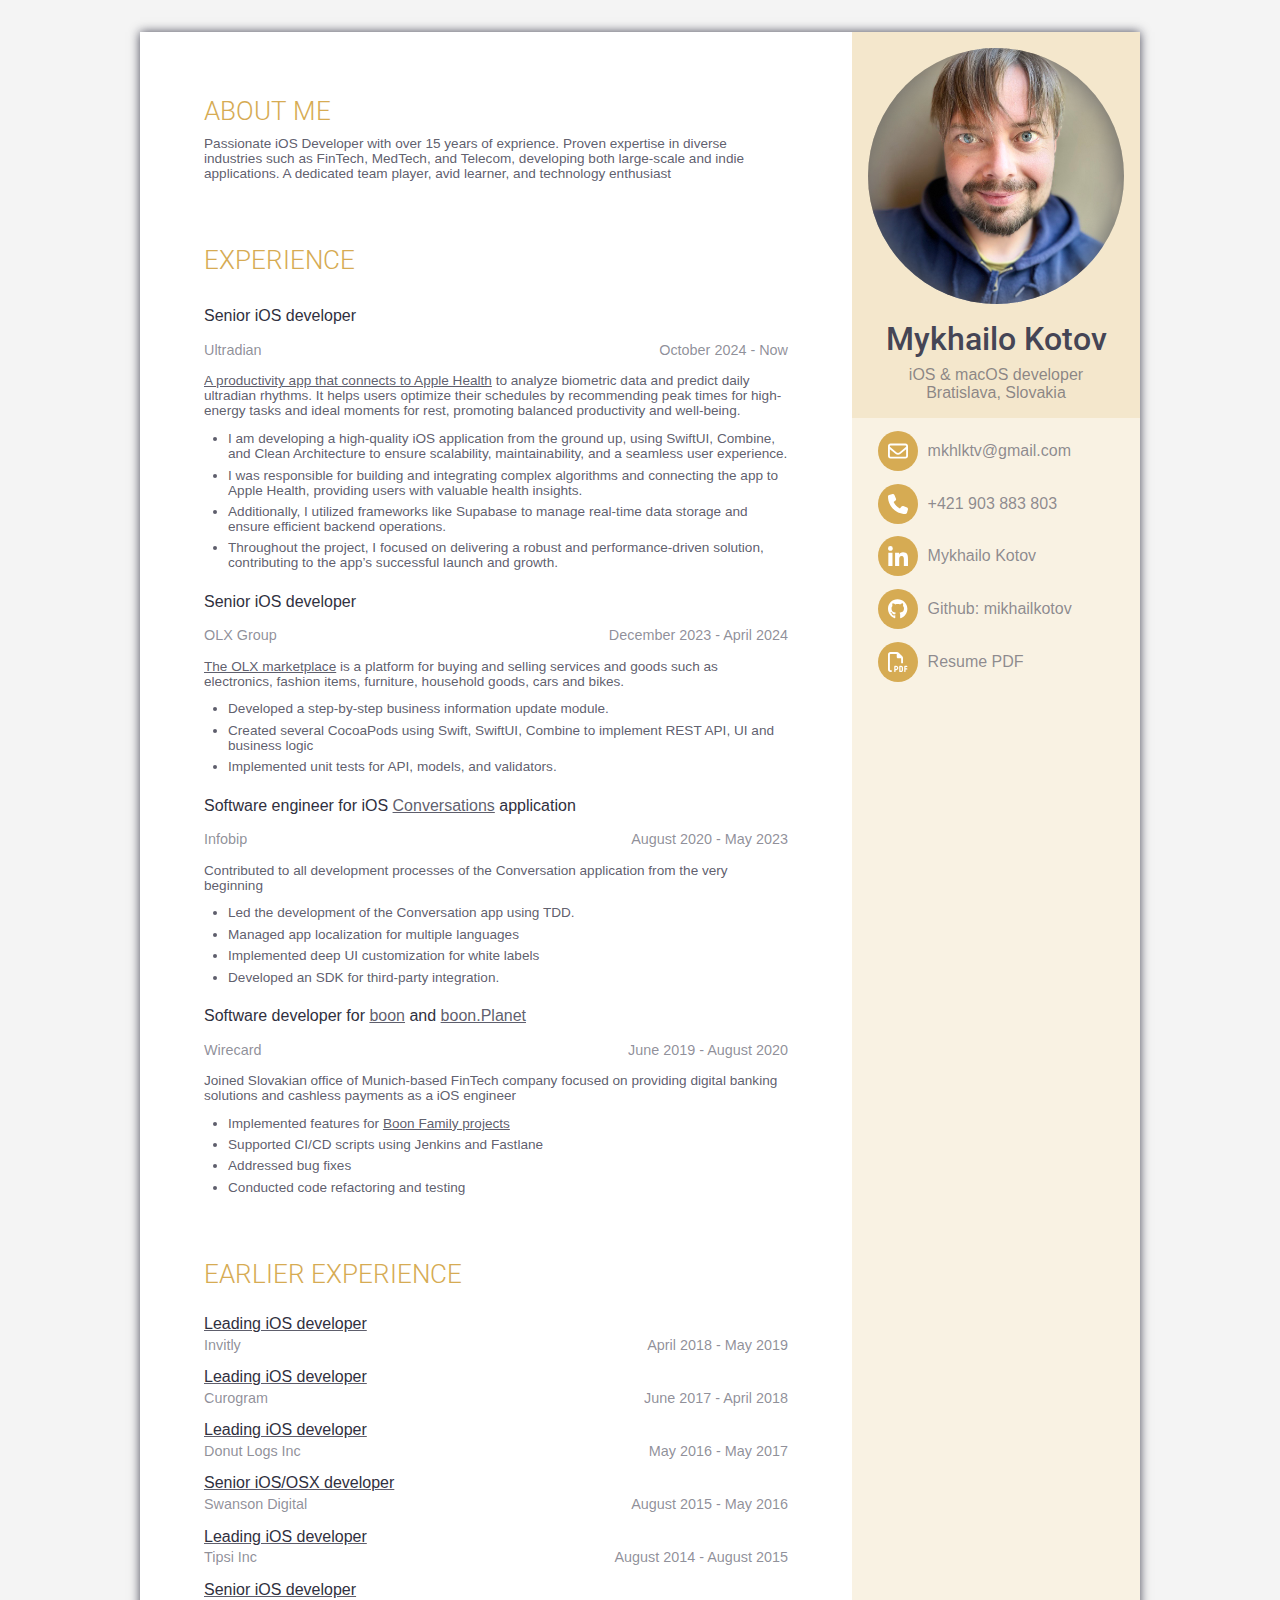
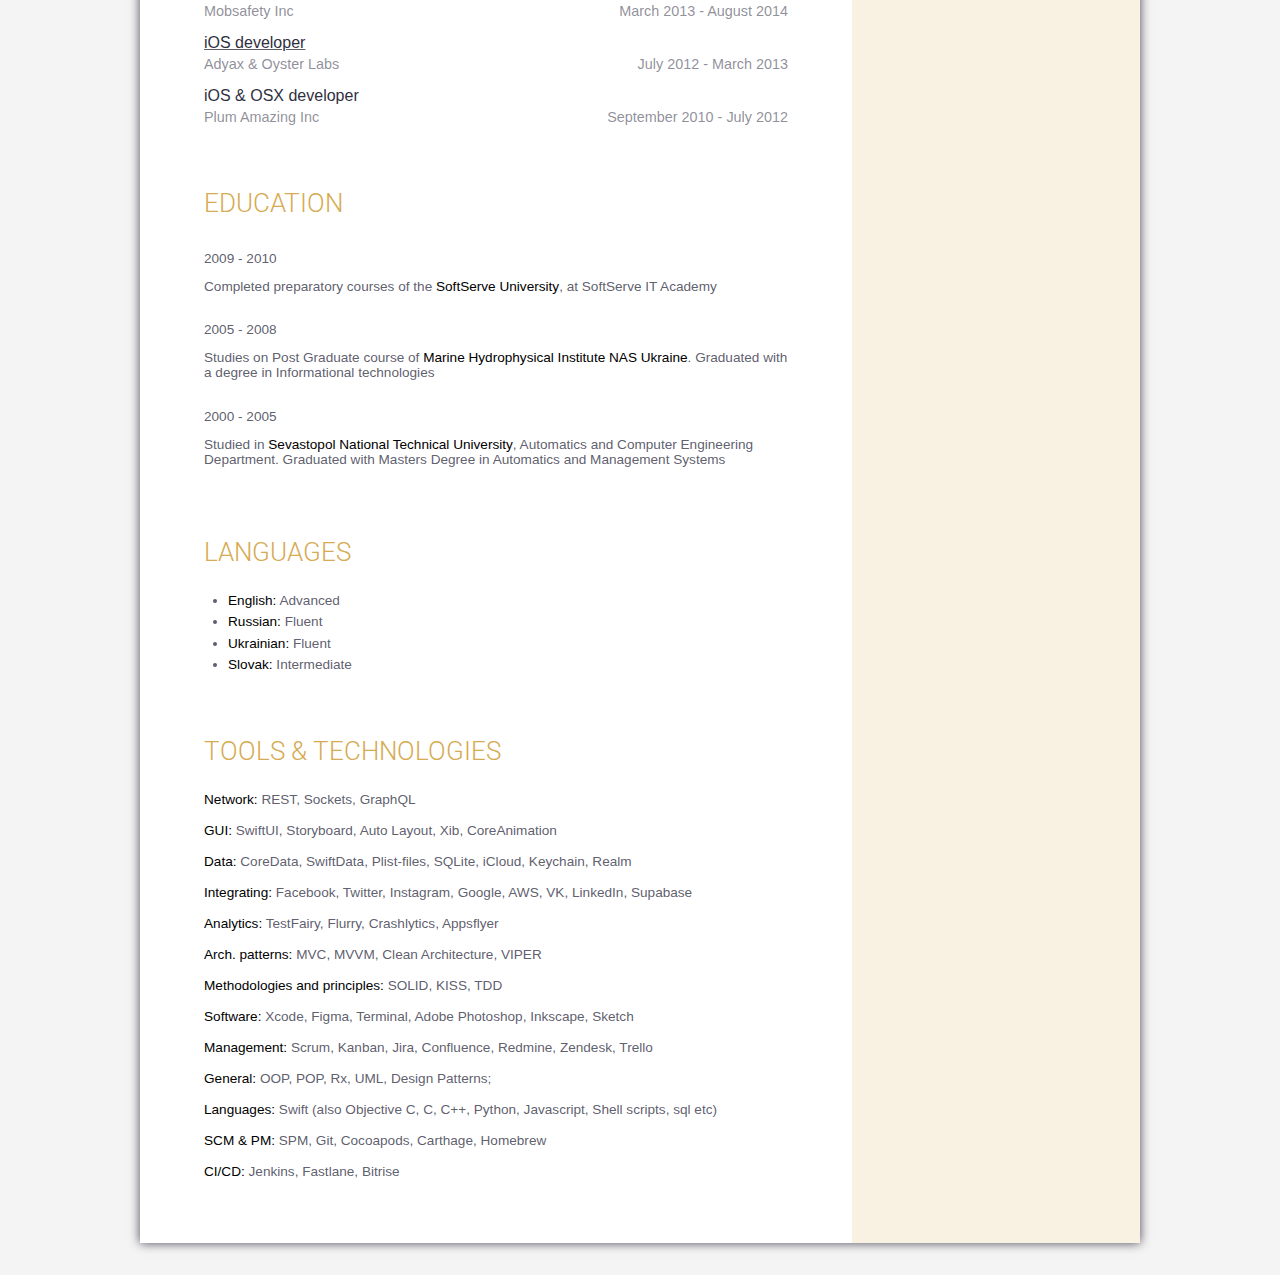
<file: index.html>
<!DOCTYPE html>
<html>

<head>
    <title>Mykhailo Kotov</title>
    <meta http-equiv="Content-Type" content="text/html; charset=UTF-8">
    <meta http-equiv="Cache-Control" content="no-cache, no-store, must-revalidate"> <meta http-equiv="Pragma" content="no-cache"> <meta http-equiv="Expires" content="0">
    <link rel="shortcut icon" href="images/favicon.ico">
    <link rel="preconnect" href="https://fonts.googleapis.com">
    <link rel="preconnect" href="https://fonts.gstatic.com" crossorigin>
    <link href="https://fonts.googleapis.com/css2?family=Roboto:wght@100;300;400;500;700&display=swap" rel="stylesheet">
    <link rel="stylesheet" type="text/css" href="css/print.css" media="print">
    <link rel="stylesheet" type="text/css" href="css/main.css" media="screen">
    <script>
        function diff_years(dt2, dt1) {
            var diff = (dt2.getTime() - dt1.getTime()) / 1000;
            diff /= (60 * 60 * 24);
            return Math.floor(Math.abs(diff / 365.25));
        }
        function experience() {
            let firstProject = new Date('2010-09-01');
            let now = new Date();
            return diff_years(now, firstProject);
        }
        document.getElementById("experience_years").innerHTML = 4 + 5; //experience();
    </script>
</head>

<body>
    <div class="page cv_page">
        <div class="contacts">
            <div class="contacts_main">
                <span class="profile-img" style="background-image: url(images/profile.jpg)"></span>
                <span class="github-img" style="background-image: url(images/mk_git_io.png)"></span>
                <h1 class="name">Mykhailo Kotov</h1>
                <p class="subtitle">iOS & macOS developer</p>
                <p class="subtitle">Bratislava, Slovakia</p>
            </div>
            <div class="contacts_secondary">
                <ul>
                    <li class="printonly">
                        <svg xmlns="http://www.w3.org/2000/svg" viewBox="0 0 33 33" width="66">
                            <rect x="4" y="4" width="1" height="1" />
                            <rect x="5" y="4" width="1" height="1" />
                            <rect x="6" y="4" width="1" height="1" />
                            <rect x="7" y="4" width="1" height="1" />
                            <rect x="8" y="4" width="1" height="1" />
                            <rect x="9" y="4" width="1" height="1" />
                            <rect x="10" y="4" width="1" height="1" />
                            <rect x="12" y="4" width="1" height="1" />
                            <rect x="14" y="4" width="1" height="1" />
                            <rect x="15" y="4" width="1" height="1" />
                            <rect x="16" y="4" width="1" height="1" />
                            <rect x="18" y="4" width="1" height="1" />
                            <rect x="22" y="4" width="1" height="1" />
                            <rect x="23" y="4" width="1" height="1" />
                            <rect x="24" y="4" width="1" height="1" />
                            <rect x="25" y="4" width="1" height="1" />
                            <rect x="26" y="4" width="1" height="1" />
                            <rect x="27" y="4" width="1" height="1" />
                            <rect x="28" y="4" width="1" height="1" />
                            <rect x="4" y="5" width="1" height="1" />
                            <rect x="10" y="5" width="1" height="1" />
                            <rect x="12" y="5" width="1" height="1" />
                            <rect x="13" y="5" width="1" height="1" />
                            <rect x="14" y="5" width="1" height="1" />
                            <rect x="16" y="5" width="1" height="1" />
                            <rect x="17" y="5" width="1" height="1" />
                            <rect x="18" y="5" width="1" height="1" />
                            <rect x="22" y="5" width="1" height="1" />
                            <rect x="28" y="5" width="1" height="1" />
                            <rect x="4" y="6" width="1" height="1" />
                            <rect x="6" y="6" width="1" height="1" />
                            <rect x="7" y="6" width="1" height="1" />
                            <rect x="8" y="6" width="1" height="1" />
                            <rect x="10" y="6" width="1" height="1" />
                            <rect x="14" y="6" width="1" height="1" />
                            <rect x="17" y="6" width="1" height="1" />
                            <rect x="19" y="6" width="1" height="1" />
                            <rect x="22" y="6" width="1" height="1" />
                            <rect x="24" y="6" width="1" height="1" />
                            <rect x="25" y="6" width="1" height="1" />
                            <rect x="26" y="6" width="1" height="1" />
                            <rect x="28" y="6" width="1" height="1" />
                            <rect x="4" y="7" width="1" height="1" />
                            <rect x="6" y="7" width="1" height="1" />
                            <rect x="7" y="7" width="1" height="1" />
                            <rect x="8" y="7" width="1" height="1" />
                            <rect x="10" y="7" width="1" height="1" />
                            <rect x="14" y="7" width="1" height="1" />
                            <rect x="15" y="7" width="1" height="1" />
                            <rect x="17" y="7" width="1" height="1" />
                            <rect x="18" y="7" width="1" height="1" />
                            <rect x="20" y="7" width="1" height="1" />
                            <rect x="22" y="7" width="1" height="1" />
                            <rect x="24" y="7" width="1" height="1" />
                            <rect x="25" y="7" width="1" height="1" />
                            <rect x="26" y="7" width="1" height="1" />
                            <rect x="28" y="7" width="1" height="1" />
                            <rect x="4" y="8" width="1" height="1" />
                            <rect x="6" y="8" width="1" height="1" />
                            <rect x="7" y="8" width="1" height="1" />
                            <rect x="8" y="8" width="1" height="1" />
                            <rect x="10" y="8" width="1" height="1" />
                            <rect x="12" y="8" width="1" height="1" />
                            <rect x="13" y="8" width="1" height="1" />
                            <rect x="14" y="8" width="1" height="1" />
                            <rect x="17" y="8" width="1" height="1" />
                            <rect x="22" y="8" width="1" height="1" />
                            <rect x="24" y="8" width="1" height="1" />
                            <rect x="25" y="8" width="1" height="1" />
                            <rect x="26" y="8" width="1" height="1" />
                            <rect x="28" y="8" width="1" height="1" />
                            <rect x="4" y="9" width="1" height="1" />
                            <rect x="10" y="9" width="1" height="1" />
                            <rect x="12" y="9" width="1" height="1" />
                            <rect x="16" y="9" width="1" height="1" />
                            <rect x="17" y="9" width="1" height="1" />
                            <rect x="18" y="9" width="1" height="1" />
                            <rect x="20" y="9" width="1" height="1" />
                            <rect x="22" y="9" width="1" height="1" />
                            <rect x="28" y="9" width="1" height="1" />
                            <rect x="4" y="10" width="1" height="1" />
                            <rect x="5" y="10" width="1" height="1" />
                            <rect x="6" y="10" width="1" height="1" />
                            <rect x="7" y="10" width="1" height="1" />
                            <rect x="8" y="10" width="1" height="1" />
                            <rect x="9" y="10" width="1" height="1" />
                            <rect x="10" y="10" width="1" height="1" />
                            <rect x="12" y="10" width="1" height="1" />
                            <rect x="14" y="10" width="1" height="1" />
                            <rect x="16" y="10" width="1" height="1" />
                            <rect x="18" y="10" width="1" height="1" />
                            <rect x="20" y="10" width="1" height="1" />
                            <rect x="22" y="10" width="1" height="1" />
                            <rect x="23" y="10" width="1" height="1" />
                            <rect x="24" y="10" width="1" height="1" />
                            <rect x="25" y="10" width="1" height="1" />
                            <rect x="26" y="10" width="1" height="1" />
                            <rect x="27" y="10" width="1" height="1" />
                            <rect x="28" y="10" width="1" height="1" />
                            <rect x="12" y="11" width="1" height="1" />
                            <rect x="14" y="11" width="1" height="1" />
                            <rect x="19" y="11" width="1" height="1" />
                            <rect x="20" y="11" width="1" height="1" />
                            <rect x="4" y="12" width="1" height="1" />
                            <rect x="5" y="12" width="1" height="1" />
                            <rect x="6" y="12" width="1" height="1" />
                            <rect x="9" y="12" width="1" height="1" />
                            <rect x="10" y="12" width="1" height="1" />
                            <rect x="12" y="12" width="1" height="1" />
                            <rect x="13" y="12" width="1" height="1" />
                            <rect x="14" y="12" width="1" height="1" />
                            <rect x="16" y="12" width="1" height="1" />
                            <rect x="18" y="12" width="1" height="1" />
                            <rect x="20" y="12" width="1" height="1" />
                            <rect x="21" y="12" width="1" height="1" />
                            <rect x="22" y="12" width="1" height="1" />
                            <rect x="23" y="12" width="1" height="1" />
                            <rect x="24" y="12" width="1" height="1" />
                            <rect x="27" y="12" width="1" height="1" />
                            <rect x="28" y="12" width="1" height="1" />
                            <rect x="4" y="13" width="1" height="1" />
                            <rect x="5" y="13" width="1" height="1" />
                            <rect x="6" y="13" width="1" height="1" />
                            <rect x="7" y="13" width="1" height="1" />
                            <rect x="11" y="13" width="1" height="1" />
                            <rect x="12" y="13" width="1" height="1" />
                            <rect x="13" y="13" width="1" height="1" />
                            <rect x="14" y="13" width="1" height="1" />
                            <rect x="15" y="13" width="1" height="1" />
                            <rect x="16" y="13" width="1" height="1" />
                            <rect x="17" y="13" width="1" height="1" />
                            <rect x="19" y="13" width="1" height="1" />
                            <rect x="20" y="13" width="1" height="1" />
                            <rect x="22" y="13" width="1" height="1" />
                            <rect x="23" y="13" width="1" height="1" />
                            <rect x="25" y="13" width="1" height="1" />
                            <rect x="27" y="13" width="1" height="1" />
                            <rect x="28" y="13" width="1" height="1" />
                            <rect x="4" y="14" width="1" height="1" />
                            <rect x="6" y="14" width="1" height="1" />
                            <rect x="8" y="14" width="1" height="1" />
                            <rect x="9" y="14" width="1" height="1" />
                            <rect x="10" y="14" width="1" height="1" />
                            <rect x="15" y="14" width="1" height="1" />
                            <rect x="16" y="14" width="1" height="1" />
                            <rect x="19" y="14" width="1" height="1" />
                            <rect x="21" y="14" width="1" height="1" />
                            <rect x="24" y="14" width="1" height="1" />
                            <rect x="25" y="14" width="1" height="1" />
                            <rect x="26" y="14" width="1" height="1" />
                            <rect x="28" y="14" width="1" height="1" />
                            <rect x="4" y="15" width="1" height="1" />
                            <rect x="5" y="15" width="1" height="1" />
                            <rect x="6" y="15" width="1" height="1" />
                            <rect x="8" y="15" width="1" height="1" />
                            <rect x="11" y="15" width="1" height="1" />
                            <rect x="12" y="15" width="1" height="1" />
                            <rect x="13" y="15" width="1" height="1" />
                            <rect x="15" y="15" width="1" height="1" />
                            <rect x="16" y="15" width="1" height="1" />
                            <rect x="19" y="15" width="1" height="1" />
                            <rect x="21" y="15" width="1" height="1" />
                            <rect x="22" y="15" width="1" height="1" />
                            <rect x="24" y="15" width="1" height="1" />
                            <rect x="25" y="15" width="1" height="1" />
                            <rect x="5" y="16" width="1" height="1" />
                            <rect x="6" y="16" width="1" height="1" />
                            <rect x="9" y="16" width="1" height="1" />
                            <rect x="10" y="16" width="1" height="1" />
                            <rect x="11" y="16" width="1" height="1" />
                            <rect x="13" y="16" width="1" height="1" />
                            <rect x="16" y="16" width="1" height="1" />
                            <rect x="20" y="16" width="1" height="1" />
                            <rect x="22" y="16" width="1" height="1" />
                            <rect x="23" y="16" width="1" height="1" />
                            <rect x="28" y="16" width="1" height="1" />
                            <rect x="8" y="17" width="1" height="1" />
                            <rect x="9" y="17" width="1" height="1" />
                            <rect x="13" y="17" width="1" height="1" />
                            <rect x="15" y="17" width="1" height="1" />
                            <rect x="19" y="17" width="1" height="1" />
                            <rect x="20" y="17" width="1" height="1" />
                            <rect x="22" y="17" width="1" height="1" />
                            <rect x="23" y="17" width="1" height="1" />
                            <rect x="27" y="17" width="1" height="1" />
                            <rect x="28" y="17" width="1" height="1" />
                            <rect x="4" y="18" width="1" height="1" />
                            <rect x="5" y="18" width="1" height="1" />
                            <rect x="6" y="18" width="1" height="1" />
                            <rect x="8" y="18" width="1" height="1" />
                            <rect x="9" y="18" width="1" height="1" />
                            <rect x="10" y="18" width="1" height="1" />
                            <rect x="11" y="18" width="1" height="1" />
                            <rect x="13" y="18" width="1" height="1" />
                            <rect x="15" y="18" width="1" height="1" />
                            <rect x="16" y="18" width="1" height="1" />
                            <rect x="19" y="18" width="1" height="1" />
                            <rect x="20" y="18" width="1" height="1" />
                            <rect x="21" y="18" width="1" height="1" />
                            <rect x="24" y="18" width="1" height="1" />
                            <rect x="25" y="18" width="1" height="1" />
                            <rect x="26" y="18" width="1" height="1" />
                            <rect x="28" y="18" width="1" height="1" />
                            <rect x="6" y="19" width="1" height="1" />
                            <rect x="8" y="19" width="1" height="1" />
                            <rect x="11" y="19" width="1" height="1" />
                            <rect x="12" y="19" width="1" height="1" />
                            <rect x="13" y="19" width="1" height="1" />
                            <rect x="14" y="19" width="1" height="1" />
                            <rect x="15" y="19" width="1" height="1" />
                            <rect x="18" y="19" width="1" height="1" />
                            <rect x="20" y="19" width="1" height="1" />
                            <rect x="23" y="19" width="1" height="1" />
                            <rect x="24" y="19" width="1" height="1" />
                            <rect x="4" y="20" width="1" height="1" />
                            <rect x="5" y="20" width="1" height="1" />
                            <rect x="6" y="20" width="1" height="1" />
                            <rect x="7" y="20" width="1" height="1" />
                            <rect x="10" y="20" width="1" height="1" />
                            <rect x="11" y="20" width="1" height="1" />
                            <rect x="12" y="20" width="1" height="1" />
                            <rect x="14" y="20" width="1" height="1" />
                            <rect x="15" y="20" width="1" height="1" />
                            <rect x="16" y="20" width="1" height="1" />
                            <rect x="20" y="20" width="1" height="1" />
                            <rect x="21" y="20" width="1" height="1" />
                            <rect x="22" y="20" width="1" height="1" />
                            <rect x="23" y="20" width="1" height="1" />
                            <rect x="24" y="20" width="1" height="1" />
                            <rect x="27" y="20" width="1" height="1" />
                            <rect x="12" y="21" width="1" height="1" />
                            <rect x="13" y="21" width="1" height="1" />
                            <rect x="15" y="21" width="1" height="1" />
                            <rect x="16" y="21" width="1" height="1" />
                            <rect x="17" y="21" width="1" height="1" />
                            <rect x="20" y="21" width="1" height="1" />
                            <rect x="24" y="21" width="1" height="1" />
                            <rect x="26" y="21" width="1" height="1" />
                            <rect x="28" y="21" width="1" height="1" />
                            <rect x="4" y="22" width="1" height="1" />
                            <rect x="5" y="22" width="1" height="1" />
                            <rect x="6" y="22" width="1" height="1" />
                            <rect x="7" y="22" width="1" height="1" />
                            <rect x="8" y="22" width="1" height="1" />
                            <rect x="9" y="22" width="1" height="1" />
                            <rect x="10" y="22" width="1" height="1" />
                            <rect x="13" y="22" width="1" height="1" />
                            <rect x="14" y="22" width="1" height="1" />
                            <rect x="15" y="22" width="1" height="1" />
                            <rect x="17" y="22" width="1" height="1" />
                            <rect x="18" y="22" width="1" height="1" />
                            <rect x="20" y="22" width="1" height="1" />
                            <rect x="22" y="22" width="1" height="1" />
                            <rect x="24" y="22" width="1" height="1" />
                            <rect x="25" y="22" width="1" height="1" />
                            <rect x="28" y="22" width="1" height="1" />
                            <rect x="4" y="23" width="1" height="1" />
                            <rect x="10" y="23" width="1" height="1" />
                            <rect x="12" y="23" width="1" height="1" />
                            <rect x="13" y="23" width="1" height="1" />
                            <rect x="14" y="23" width="1" height="1" />
                            <rect x="16" y="23" width="1" height="1" />
                            <rect x="18" y="23" width="1" height="1" />
                            <rect x="19" y="23" width="1" height="1" />
                            <rect x="20" y="23" width="1" height="1" />
                            <rect x="24" y="23" width="1" height="1" />
                            <rect x="27" y="23" width="1" height="1" />
                            <rect x="4" y="24" width="1" height="1" />
                            <rect x="6" y="24" width="1" height="1" />
                            <rect x="7" y="24" width="1" height="1" />
                            <rect x="8" y="24" width="1" height="1" />
                            <rect x="10" y="24" width="1" height="1" />
                            <rect x="13" y="24" width="1" height="1" />
                            <rect x="15" y="24" width="1" height="1" />
                            <rect x="19" y="24" width="1" height="1" />
                            <rect x="20" y="24" width="1" height="1" />
                            <rect x="21" y="24" width="1" height="1" />
                            <rect x="22" y="24" width="1" height="1" />
                            <rect x="23" y="24" width="1" height="1" />
                            <rect x="24" y="24" width="1" height="1" />
                            <rect x="25" y="24" width="1" height="1" />
                            <rect x="4" y="25" width="1" height="1" />
                            <rect x="6" y="25" width="1" height="1" />
                            <rect x="7" y="25" width="1" height="1" />
                            <rect x="8" y="25" width="1" height="1" />
                            <rect x="10" y="25" width="1" height="1" />
                            <rect x="15" y="25" width="1" height="1" />
                            <rect x="16" y="25" width="1" height="1" />
                            <rect x="18" y="25" width="1" height="1" />
                            <rect x="19" y="25" width="1" height="1" />
                            <rect x="21" y="25" width="1" height="1" />
                            <rect x="24" y="25" width="1" height="1" />
                            <rect x="25" y="25" width="1" height="1" />
                            <rect x="26" y="25" width="1" height="1" />
                            <rect x="27" y="25" width="1" height="1" />
                            <rect x="4" y="26" width="1" height="1" />
                            <rect x="6" y="26" width="1" height="1" />
                            <rect x="7" y="26" width="1" height="1" />
                            <rect x="8" y="26" width="1" height="1" />
                            <rect x="10" y="26" width="1" height="1" />
                            <rect x="12" y="26" width="1" height="1" />
                            <rect x="14" y="26" width="1" height="1" />
                            <rect x="15" y="26" width="1" height="1" />
                            <rect x="16" y="26" width="1" height="1" />
                            <rect x="17" y="26" width="1" height="1" />
                            <rect x="19" y="26" width="1" height="1" />
                            <rect x="21" y="26" width="1" height="1" />
                            <rect x="24" y="26" width="1" height="1" />
                            <rect x="27" y="26" width="1" height="1" />
                            <rect x="28" y="26" width="1" height="1" />
                            <rect x="4" y="27" width="1" height="1" />
                            <rect x="10" y="27" width="1" height="1" />
                            <rect x="12" y="27" width="1" height="1" />
                            <rect x="20" y="27" width="1" height="1" />
                            <rect x="23" y="27" width="1" height="1" />
                            <rect x="24" y="27" width="1" height="1" />
                            <rect x="4" y="28" width="1" height="1" />
                            <rect x="5" y="28" width="1" height="1" />
                            <rect x="6" y="28" width="1" height="1" />
                            <rect x="7" y="28" width="1" height="1" />
                            <rect x="8" y="28" width="1" height="1" />
                            <rect x="9" y="28" width="1" height="1" />
                            <rect x="10" y="28" width="1" height="1" />
                            <rect x="12" y="28" width="1" height="1" />
                            <rect x="14" y="28" width="1" height="1" />
                            <rect x="16" y="28" width="1" height="1" />
                            <rect x="20" y="28" width="1" height="1" />
                            <rect x="22" y="28" width="1" height="1" />
                            <rect x="25" y="28" width="1" height="1" />
                            <rect x="28" y="28" width="1" height="1" />
                        </svg>
                    </li>
                    <li hidden>
                        <a href="https://twitter.com">
                            <div class="button cnt">
                                <svg xmlns="http://www.w3.org/2000/svg" viewBox="0 0 512 512">
                                    <path fill="currentColor"
                                        d="M389.2 48h70.6L305.6 224.2 487 464H345L233.7 318.6 106.5 464H35.8L200.7 275.5 26.8 48H172.4L272.9 180.9 389.2 48zM364.4 421.8h39.1L151.1 88h-42L364.4 421.8z" />
                                </svg>
                            </div>
                            <div class="cnt">
                                <p>X (Twitter)</p>
                            </div>
                        </a>
                    </li>
                    <li>
                        <a class="screenonly" href="mailto:mkhlktv@gmail.com">
                            <div class="button cnt">
                                <svg xmlns="http://www.w3.org/2000/svg" viewBox="0 0 512 512" width="20px">
                                    <path fill="currentColor"
                                        d="M64 112c-8.8 0-16 7.2-16 16v22.1L220.5 291.7c20.7 17 50.4 17 71.1 0L464 150.1V128c0-8.8-7.2-16-16-16H64zM48 212.2V384c0 8.8 7.2 16 16 16H448c8.8 0 16-7.2 16-16V212.2L322 328.8c-38.4 31.5-93.7 31.5-132 0L48 212.2zM0 128C0 92.7 28.7 64 64 64H448c35.3 0 64 28.7 64 64V384c0 35.3-28.7 64-64 64H64c-35.3 0-64-28.7-64-64V128z" />
                                </svg>
                            </div>
                            <div class="cnt">
                                <p> mkhlktv@gmail.com</p>
                            </div>
                        </a>
                        <p class="printonly"> Email: mkhlktv@gmail.com</p>
                    </li>
                    <li>
                        <a class="screenonly" href="tel:+421903883803">
                            <div class="button cnt">
                                <svg xmlns="http://www.w3.org/2000/svg" viewBox="0 0 512 512" width="20px">
                                    <path fill="currentColor"
                                        d="M164.9 24.6c-7.7-18.6-28-28.5-47.4-23.2l-88 24C12.1 30.2 0 46 0 64C0 311.4 200.6 512 448 512c18 0 33.8-12.1 38.6-29.5l24-88c5.3-19.4-4.6-39.7-23.2-47.4l-96-40c-16.3-6.8-35.2-2.1-46.3 11.6L304.7 368C234.3 334.7 177.3 277.7 144 207.3L193.3 167c13.7-11.2 18.4-30 11.6-46.3l-40-96z" />
                                </svg>
                            </div>
                            <div class="cnt">
                                <p> +421 903 883 803 </p>
                            </div>
                        </a>
                        <p class="printonly"> Phone: +421 903 883 803 </p>
                    </li>
                    <li class="screenonly">
                        <a href="https://www.linkedin.com/in/mikhail-kotov/" target="_blank">
                            <div class="button cnt">
                                <svg xmlns="http://www.w3.org/2000/svg" viewBox="0 0 448 512" width="20px">
                                    <path fill="currentColor"
                                        d="M100.28 448H7.4V148.9h92.88zM53.79 108.1C24.09 108.1 0 83.5 0 53.8a53.79 53.79 0 0 1 107.58 0c0 29.7-24.1 54.3-53.79 54.3zM447.9 448h-92.68V302.4c0-34.7-.7-79.2-48.29-79.2-48.29 0-55.69 37.7-55.69 76.7V448h-92.78V148.9h89.08v40.8h1.3c12.4-23.5 42.69-48.3 87.88-48.3 94 0 111.28 61.9 111.28 142.3V448z" />
                                </svg>
                            </div>
                            <div class="cnt">
                                <p class="screenonly"> Mykhailo Kotov</p>
                                <p class="printonly"> LinkedIn: Mykhailo Kotov</p>
                            </div>
                        </a>
                    </li>
                    <li class="screenonly">
                        <a href="https://github.com/mikhailkotov" target="_blank">
                            <div class="button cnt">
                                <svg xmlns="http://www.w3.org/2000/svg" viewBox="0 0 512 512" width="20px">
                                    <path fill="currentColor"
                                        d="M165.9 397.4c0 2-2.3 3.6-5.2 3.6-3.3.3-5.6-1.3-5.6-3.6 0-2 2.3-3.6 5.2-3.6 3-.3 5.6 1.3 5.6 3.6zm-31.1-4.5c-.7 2 1.3 4.3 4.3 4.9 2.6 1 5.6 0 6.2-2s-1.3-4.3-4.3-5.2c-2.6-.7-5.5.3-6.2 2.3zm44.2-1.7c-2.9.7-4.9 2.6-4.6 4.9.3 2 2.9 3.3 5.9 2.6 2.9-.7 4.9-2.6 4.6-4.6-.3-1.9-3-3.2-5.9-2.9zM244.8 8C106.1 8 0 113.3 0 252c0 110.9 69.8 205.8 169.5 239.2 12.8 2.3 17.3-5.6 17.3-12.1 0-6.2-.3-40.4-.3-61.4 0 0-70 15-84.7-29.8 0 0-11.4-29.1-27.8-36.6 0 0-22.9-15.7 1.6-15.4 0 0 24.9 2 38.6 25.8 21.9 38.6 58.6 27.5 72.9 20.9 2.3-16 8.8-27.1 16-33.7-55.9-6.2-112.3-14.3-112.3-110.5 0-27.5 7.6-41.3 23.6-58.9-2.6-6.5-11.1-33.3 2.6-67.9 20.9-6.5 69 27 69 27 20-5.6 41.5-8.5 62.8-8.5s42.8 2.9 62.8 8.5c0 0 48.1-33.6 69-27 13.7 34.7 5.2 61.4 2.6 67.9 16 17.7 25.8 31.5 25.8 58.9 0 96.5-58.9 104.2-114.8 110.5 9.2 7.9 17 22.9 17 46.4 0 33.7-.3 75.4-.3 83.6 0 6.5 4.6 14.4 17.3 12.1C428.2 457.8 496 362.9 496 252 496 113.3 383.5 8 244.8 8zM97.2 352.9c-1.3 1-1 3.3.7 5.2 1.6 1.6 3.9 2.3 5.2 1 1.3-1 1-3.3-.7-5.2-1.6-1.6-3.9-2.3-5.2-1zm-10.8-8.1c-.7 1.3.3 2.9 2.3 3.9 1.6 1 3.6.7 4.3-.7.7-1.3-.3-2.9-2.3-3.9-2-.6-3.6-.3-4.3.7zm32.4 35.6c-1.6 1.3-1 4.3 1.3 6.2 2.3 2.3 5.2 2.6 6.5 1 1.3-1.3.7-4.3-1.3-6.2-2.2-2.3-5.2-2.6-6.5-1zm-11.4-14.7c-1.6 1-1.6 3.6 0 5.9 1.6 2.3 4.3 3.3 5.6 2.3 1.6-1.3 1.6-3.9 0-6.2-1.4-2.3-4-3.3-5.6-2z" />
                                </svg>
                            </div>
                            <div class="cnt">
                                <p> Github: mikhailkotov </p>
                            </div>
                        </a>
                    </li>
                    <li class="screenonly">
                        <a href="pdf/m_kotov_cv.pdf" target="_blank">
                            <div class="button cnt">
                                <svg xmlns="http://www.w3.org/2000/svg" viewBox="0 0 512 512" width="20px">
                                    <path fill="currentColor"
                                        d="M64 464H96v48H64c-35.3 0-64-28.7-64-64V64C0 28.7 28.7 0 64 0H229.5c17 0 33.3 6.7 45.3 18.7l90.5 90.5c12 12 18.7 28.3 18.7 45.3V288H336V160H256c-17.7 0-32-14.3-32-32V48H64c-8.8 0-16 7.2-16 16V448c0 8.8 7.2 16 16 16zM176 352h32c30.9 0 56 25.1 56 56s-25.1 56-56 56H192v32c0 8.8-7.2 16-16 16s-16-7.2-16-16V448 368c0-8.8 7.2-16 16-16zm32 80c13.3 0 24-10.7 24-24s-10.7-24-24-24H192v48h16zm96-80h32c26.5 0 48 21.5 48 48v64c0 26.5-21.5 48-48 48H304c-8.8 0-16-7.2-16-16V368c0-8.8 7.2-16 16-16zm32 128c8.8 0 16-7.2 16-16V400c0-8.8-7.2-16-16-16H320v96h16zm80-112c0-8.8 7.2-16 16-16h48c8.8 0 16 7.2 16 16s-7.2 16-16 16H448v32h32c8.8 0 16 7.2 16 16s-7.2 16-16 16H448v48c0 8.8-7.2 16-16 16s-16-7.2-16-16V432 368z" />
                                </svg>
                            </div>
                            <div class="cnt">
                                <p> Resume PDF </p>
                            </div>
                        </a>
                    </li>
                </ul>
            </div>
        </div>
        <div class="main">
            <div class="column_left">
                <div class="container aboutme">
                    <h2>About me</h2>
                    <p class="description">Passionate iOS Developer with over <span id="experience_years">?</span> years
                        of exprience. Proven expertise in diverse industries such as FinTech, MedTech, and Telecom,
                        developing both large-scale and indie applications. A dedicated team player, avid learner, and
                        technology enthusiast</p>
                    <script>
                        document.getElementById("experience_years").innerHTML = experience();
                    </script>
                </div>
                <div class="container experience">
                    <h2>Experience</h2>
                    <ul>
                        <li>
                            <p class="position">Senior iOS developer</p>
                            <p class="subtitle"> <span class="company">Ultradian</span> <span class="time">October 2024
                                    - Now</span></p>
                            <p class="description">
                                <a href="portfolio.html#ultradian">A productivity app that connects to Apple Health</a> to analyze biometric data and predict daily ultradian rhythms. It helps users optimize their schedules by recommending peak times for high-energy tasks and ideal moments for rest, promoting balanced productivity and well-being.
                            </p>
                            <ul>
                                <li>I am developing a high-quality iOS application from the ground up, using SwiftUI, Combine, and Clean Architecture to ensure scalability, maintainability, and a seamless user experience.</li>
                                <li>I was responsible for building and integrating complex algorithms and connecting the app to Apple Health, providing users with valuable health insights.</li>
                                <li>Additionally, I utilized frameworks like Supabase to manage real-time data storage and ensure efficient backend operations.</li>
                                <li>Throughout the project, I focused on delivering a robust and performance-driven solution, contributing to the app’s successful launch and growth.</li>
                            </ul>
                            <hr>
                        </li>
                        <li>
                            <p class="position">Senior iOS developer</p>
                            <p class="subtitle"> <span class="company">OLX Group</span> <span class="time">December 2023
                                    - April 2024</span></p>
                            <p class="description">
                                <a
                                href="portfolio.html#olx_mobile">The OLX marketplace</a> is a platform for buying and selling services and goods such as electronics, fashion items, furniture, household goods, cars and bikes.
                            </p>
                            <ul>
                                <li>Developed a step-by-step business information update module.</li>
                                <li>Created several CocoaPods using Swift, SwiftUI, Combine to implement REST API, UI
                                    and business logic</li>
                                <li>Implemented unit tests for API, models, and validators.</li>
                            </ul>
                            <hr>
                        </li>
                        <li class="top_space">
                            <p class="position">Software engineer for iOS <a
                                    href="portfolio.html#conversations">Conversations</a> application</p>
                            <p class="subtitle"> <span class="company">Infobip</span> <span class="time">August 2020 -
                                    May
                                    2023</span></p>
                            <p class="description">
                                Contributed to all development processes of the Conversation application from the very
                                beginning
                            </p>

                            <ul>
                                <li>Led the development of the Conversation app using TDD.</li>
                                <li>Managed app localization for multiple languages</li>
                                <li>Implemented deep UI customization for white labels</li>
                                <li>Developed an SDK for third-party integration.</li>
                            </ul>
                            <hr>
                        </li>
                        <li class="top_space">
                            <p class="position">Software developer for <a href="portfolio.html#boon">boon</a> and <a
                                    href="portfolio.html#boon">boon.Planet</a></p>
                            <p class="subtitle"> <span class="company">Wirecard</span> <span class="time">June 2019 -
                                    August 2020</span></p>

                            <p class="description">Joined Slovakian office of Munich-based FinTech company focused on
                                providing digital banking solutions and cashless payments as a iOS engineer</p>
                            <ul>
                                <li>Implemented features for <a href="portfolio.html#boon">Boon Family projects</a></li>
                                <li>Supported CI/CD scripts using Jenkins and Fastlane</li>
                                <li>Addressed bug fixes</li>
                                <li>Conducted code refactoring and testing</li>
                            </ul>
                        </li>
                    </ul>
                </div>
                <div class="container experience">
                    <h2>Earlier Experience</h2>
                    <ul>
                        <li>
                            <a href="portfolio.html#invitly">
                                <div class="flex_cont">
                                    <div class="position">Leading iOS developer</div>
                                    <div class="subtitle"> <span class="company">Invitly</span> <span class="time">April
                                            2018 - May 2019</span></div>
                                </div>
                            </a>
                            <hr>
                        </li>
                        <li>
                            <a href="portfolio.html#curogram">
                                <div class="flex_cont">
                                    <div class="position">Leading iOS developer</div>
                                    <div class="subtitle"> <span class="company">Curogram</span> <span class="time">June
                                            2017 - April 2018</span></div>
                                </div>
                            </a>
                            <hr>
                        </li>
                        <li>
                            <a href="portfolio.html#donut">
                                <div class="flex_cont">
                                    <div class="position">Leading iOS developer</div>
                                    <div class="subtitle"> <span class="company">Donut Logs Inc</span> <span
                                            class="time">May 2016 - May 2017</span></div>
                                </div>
                            </a>
                            <hr>
                        </li>
                        <li>
                            <a href="portfolio.html#swanson">
                                <div class="flex_cont">
                                    <div class="position">Senior iOS/OSX developer</div>
                                    <div class="subtitle"> <span class="company">Swanson Digital</span> <span
                                            class="time">August 2015 - May 2016</span></div>
                                </div>
                            </a>
                            <hr>
                        </li>
                        <li>
                            <a href="portfolio.html#tipsi">
                                <div class="flex_cont">
                                    <div class="position">Leading iOS developer</div>
                                    <div class="subtitle"> <span class="company">Tipsi Inc</span> <span
                                            class="time">August
                                            2014 - August 2015</span></div>
                                </div>
                            </a>
                            <hr>
                        </li>
                        <li>
                            <a href="portfolio.html#mobsafety">
                                <div class="flex_cont">
                                    <div class="position">Senior iOS developer</div>
                                    <div class="subtitle"> <span class="company">Mobsafety Inc</span> <span
                                            class="time">Marсh 2013 - August 2014</span></div>
                                </div>
                            </a>
                            <hr>
                        </li>
                        <li>
                            <a href="portfolio.html#adyax_olabs">
                                <div class="flex_cont">
                                    <div class="position">iOS developer</div>
                                    <div class="subtitle"> <span class="company">Adyax & Oyster Labs</span> <span
                                            class="time">July 2012 - Marсh 2013</span></div>
                                </div>
                            </a>
                            <hr>
                        </li>
                        <li>
                            <div class="flex_cont">
                                <div class="position">iOS & OSX developer</div>
                                <div class="subtitle"> <span class="company">Plum Amazing Inc</span> <span
                                        class="time">September 2010 - July 2012</span></div>
                            </div>
                        </li>
                    </ul>
                </div>
            </div>
            <div class="column_right">

                <div class="container education">
                    <h2>Education</h2>
                    <ul>
                        <li>
                            <p class="time">2009 - 2010</p>
                            <p class="description">Completed preparatory courses of the <span
                                    class="university">SoftServe
                                    University</span>, at SoftServe IT Academy</p>
                            <hr>
                        </li>
                        <li>
                            <p class="time">2005 - 2008</p>
                            <p class="description">Studies on Post Graduate course of <span class="university">Marine
                                    Hydrophysical
                                    Institute NAS Ukraine</span>. Graduated with a degree in
                                Informational technologies</p>
                            <hr>
                        </li>
                        <li>
                            <p class="time">2000 - 2005</p>
                            <p class="description">Studied in <span class="university">Sevastopol National Technical
                                    University</span>, Automatics and Computer Engineering Department. Graduated
                                with Masters Degree in Automatics and Management Systems</p>
                        </li>
                    </ul>
                </div>
                <div class="container languages">
                    <h2>Languages</h2>
                    <ul>
                        <li>
                            <ul>
                                <li><b class="name">English:</b> Advanced</li>
                                <li><b class="name">Russian:</b> Fluent</li>
                                <li><b class="name">Ukrainian:</b> Fluent</li>
                                <li><b class="name">Slovak:</b> Intermediate</li>
                            </ul>
                        </li>
                    </ul>
                </div>
                <div class="container tools">
                    <h2>Tools & Technologies</h2>
                    <ul>
                        <li class="items"><b class="name">Network:</b> REST, Sockets, GraphQL</li>
                        <li class="items"><b class="name">GUI:</b> SwiftUI, Storyboard, Auto Layout, Xib, CoreAnimation
                        </li>
                        <li class="items"><b class="name">Data:</b> CoreData, SwiftData, Plist-files, SQLite, iCloud,
                            Keychain,
                            Realm
                        </li>
                        <li class="items"><b class="name">Integrating:</b> Facebook, Twitter, Instagram, Google, <span
                                title="Amazon Web Services">AWS</span>,
                            <span
                                title="VKontakte - Russian online social media and social networking service">VK</span>,
                            LinkedIn, Supabase
                        </li>
                        <li class="items"><b class="name">Analytics:</b> TestFairy, Flurry, Crashlytics, Appsflyer
                        </li>
                        <li class="items"><b class="name">Arch. patterns:</b> <span
                                title="Model View Controller">MVC</span>, <span
                                title="Model View ViewModel">MVVM</span>,
                            Clean Architecture, <span title="View Interactor Presenter Entity and Router">VIPER</span></li>
                        <li class="items"><b class="name">Methodologies and principles:</b> <span
                                title="Single responsibility, Open-closed, Liskov substitution, Interface segregation and Dependency inversion">SOLID</span>,
                            <span title="Keep it simple, stupid!">KISS</span>, <span
                                title="Test-driven development">TDD</span>
                        </li>
                        <li class="items"><b class="name">Software:</b> Xcode, Figma, Terminal, Adobe Photoshop,
                            Inkscape,
                            Sketch</li>
                        <li class="items"><b class="name">Management:</b> Scrum, Kanban, Jira, Confluence, Redmine,
                            Zendesk, Trello</li>
                        <li class="items"><b class="name">General:</b> <span
                                title="Object-Oriented Programming">OOP</span>, <span
                                title="Protocol-Oriented Programming">POP</span>, <span
                                title="Reactive Programming"></span>Rx, UML, Design Patterns;</li>
                        <li class="items"><b class="name">Languages:</b> Swift (also Objective C, C, C++, Python,
                            Javascript,
                            Shell scripts, sql etc)</li>
                        <li class="items"><b class="name" title="Source Code Management and Package Management">SCM &
                                PM:</b> <span
                                title="Swift Package Manager is a tool for managing the distribution of Swift code">SPM</span>, Git, Cocoapods, Carthage,
                            Homebrew</li>
                        <li class="items"><b class="name"
                                title="Continuous Integration (CI) and Continuous Delivery (CD)">CI/CD:</b> Jenkins,
                            Fastlane, Bitrise</li>
                    </ul>
                </div>
            </div>
        </div>
    </div>
</body>

</html>
</file>
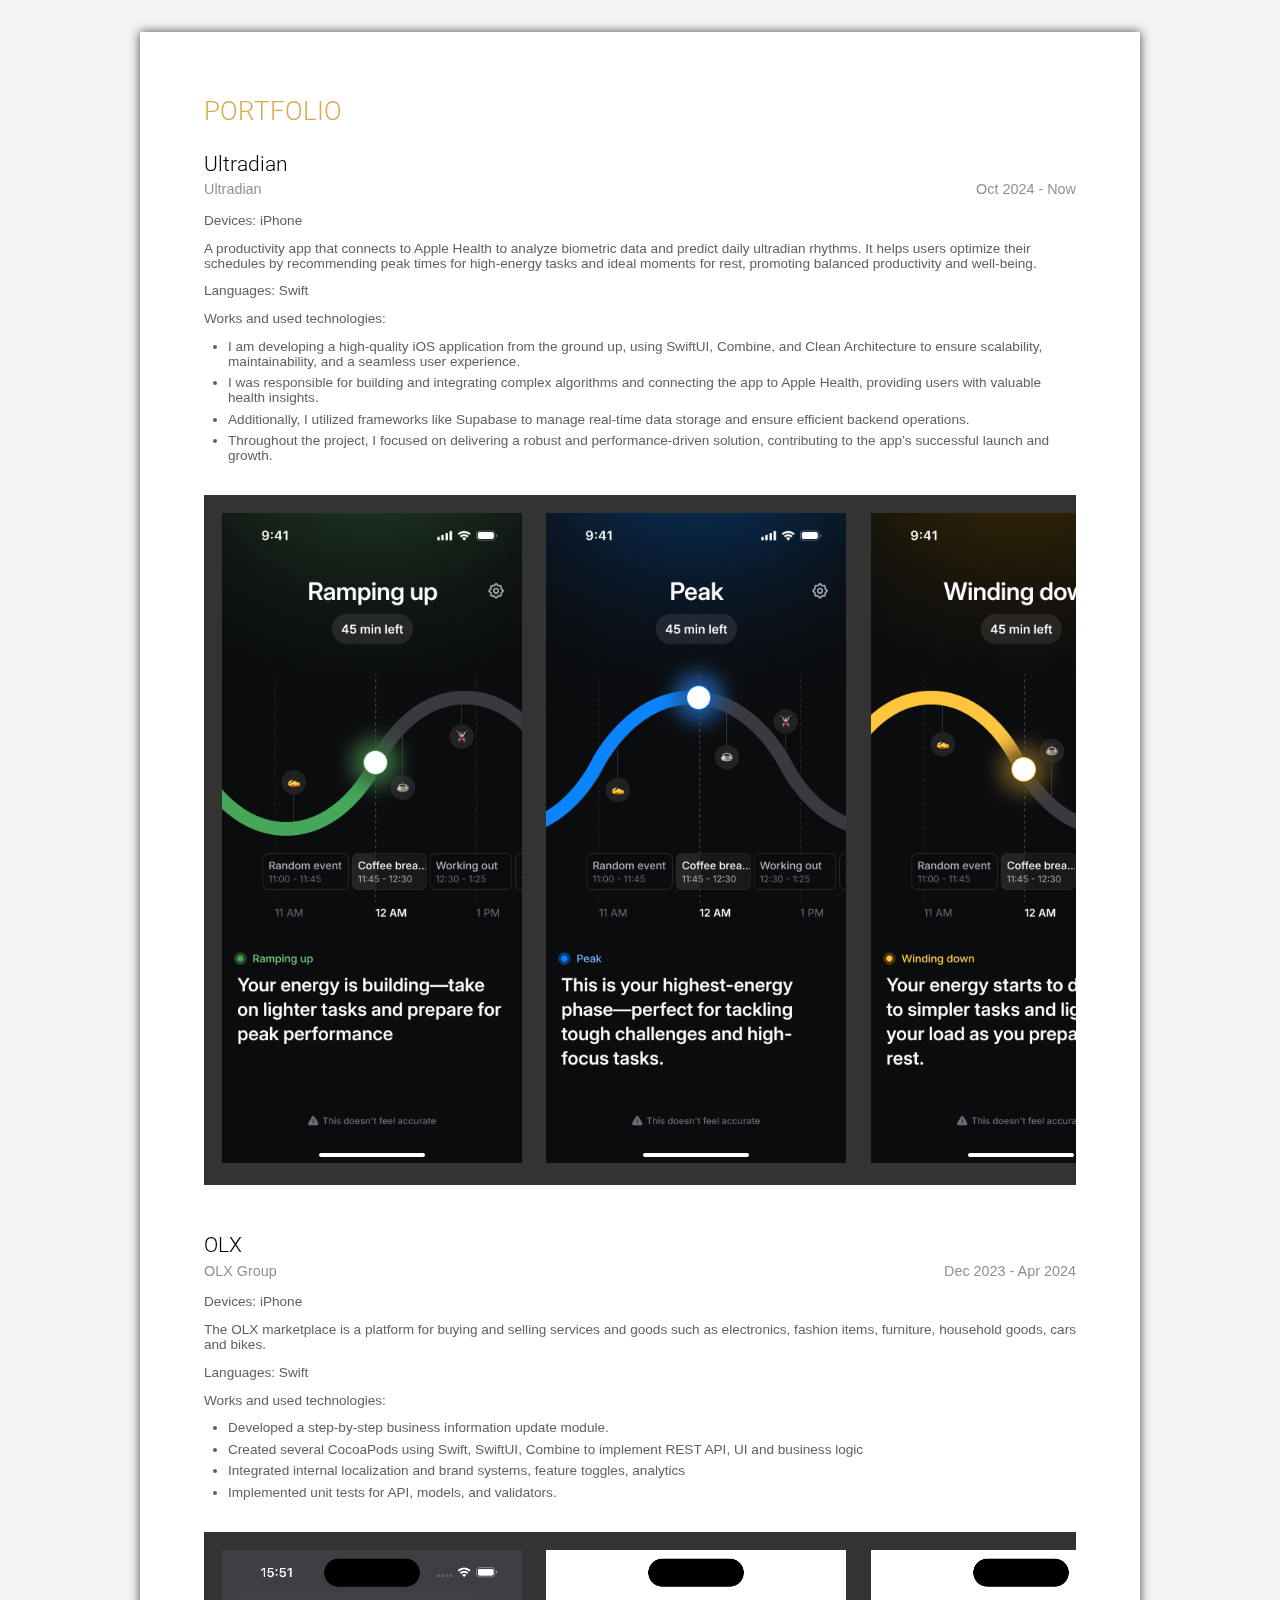
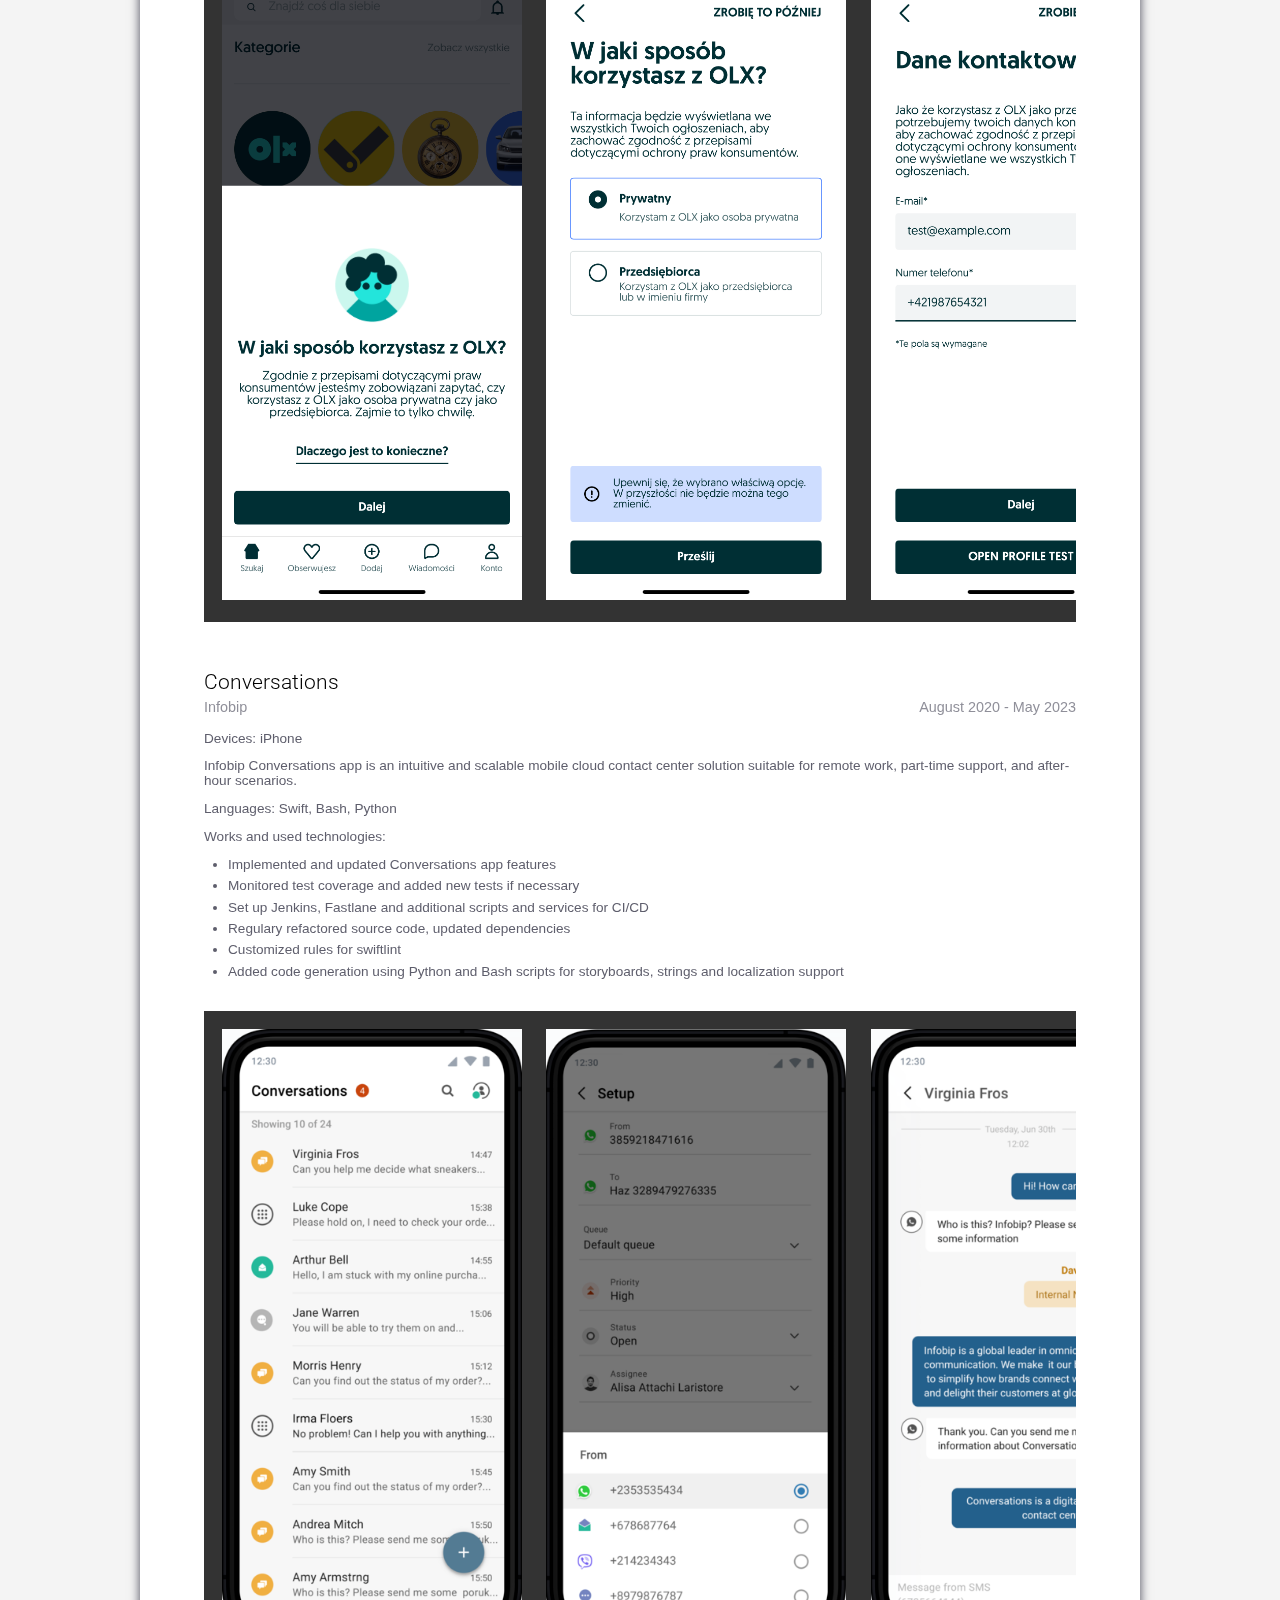
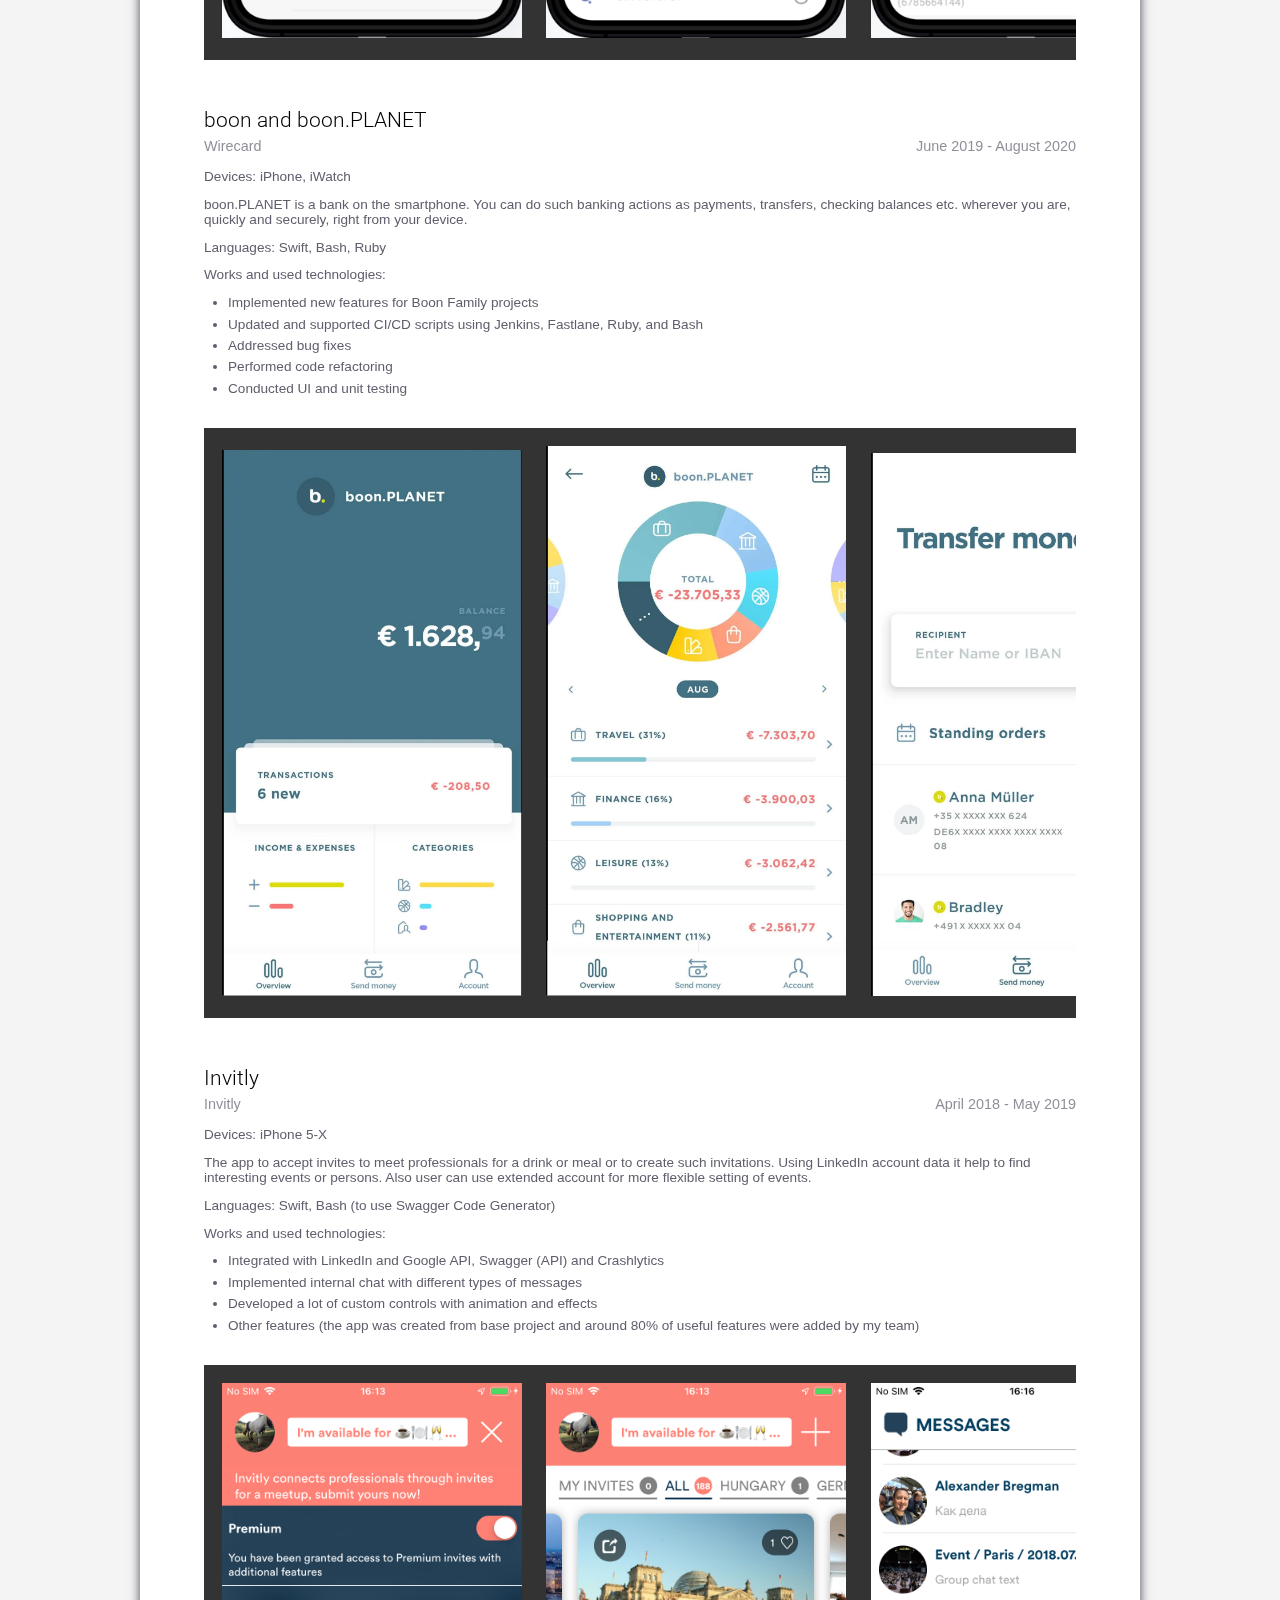
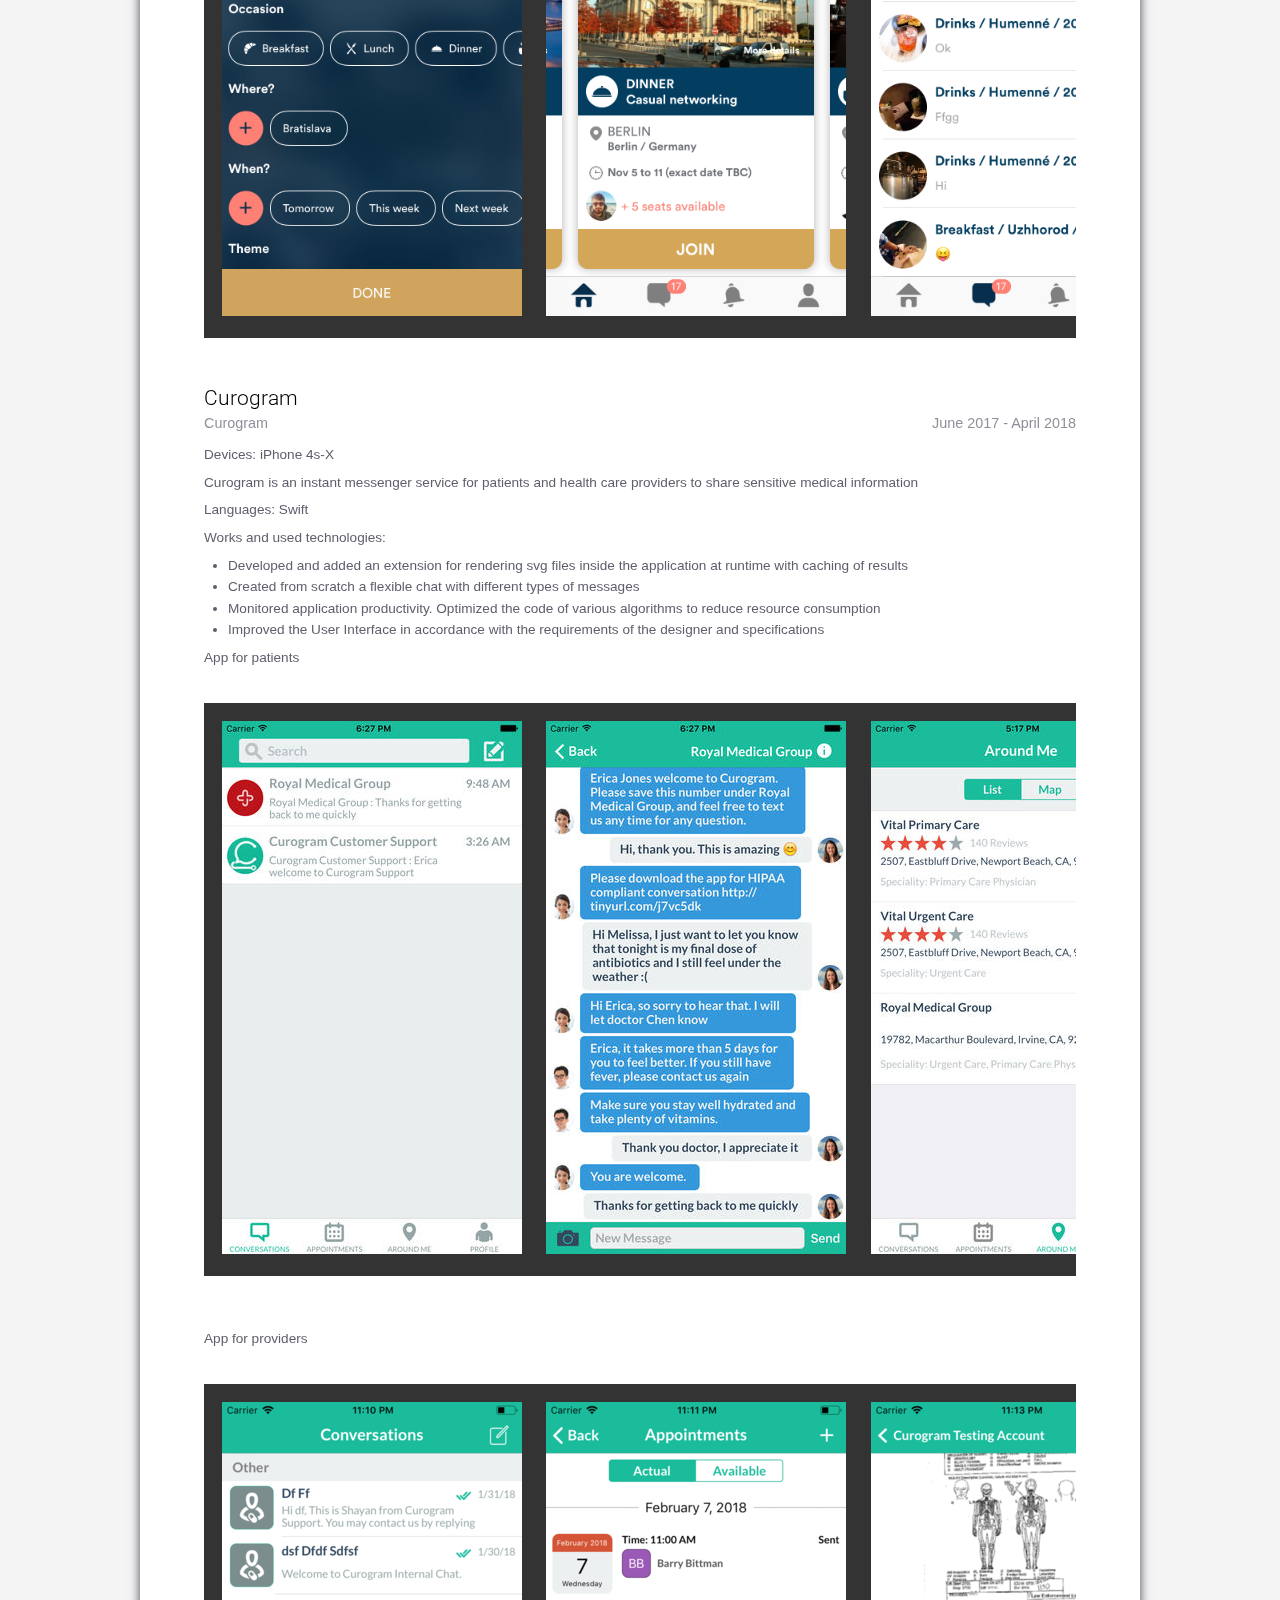
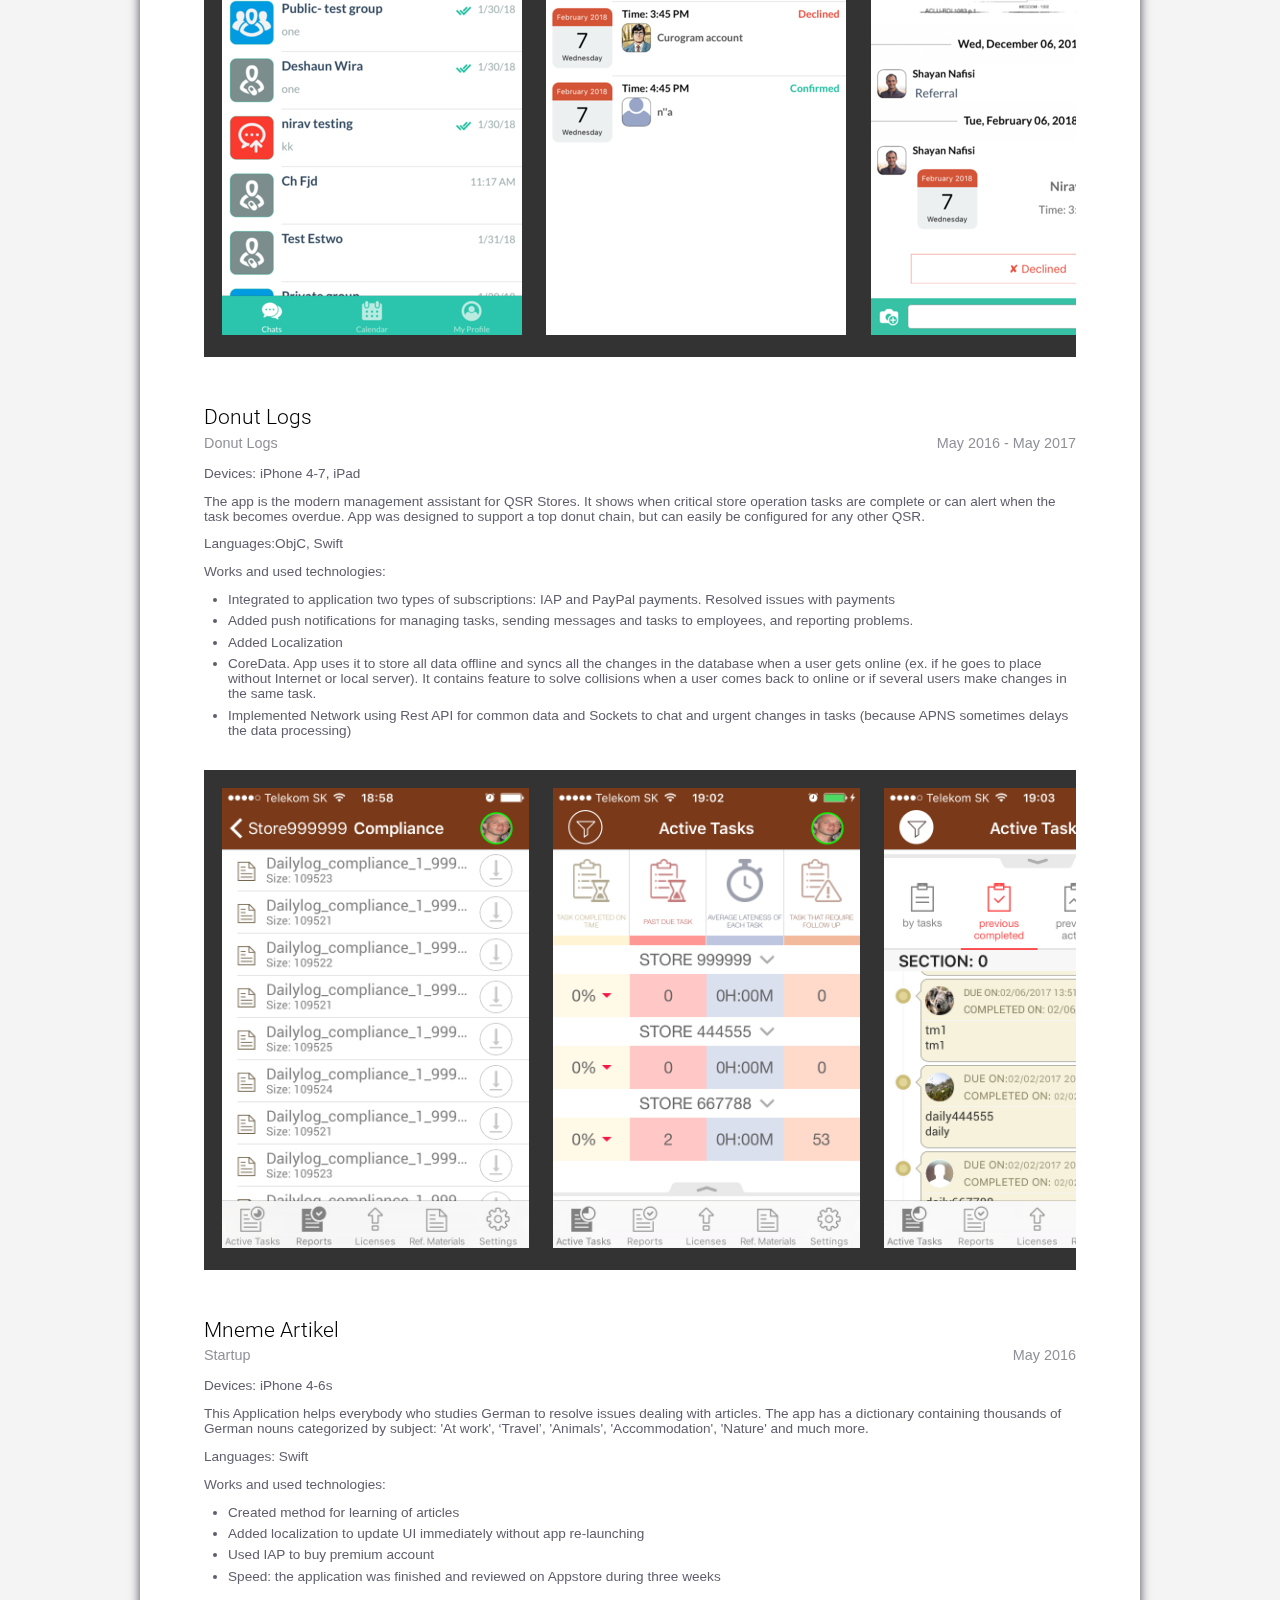
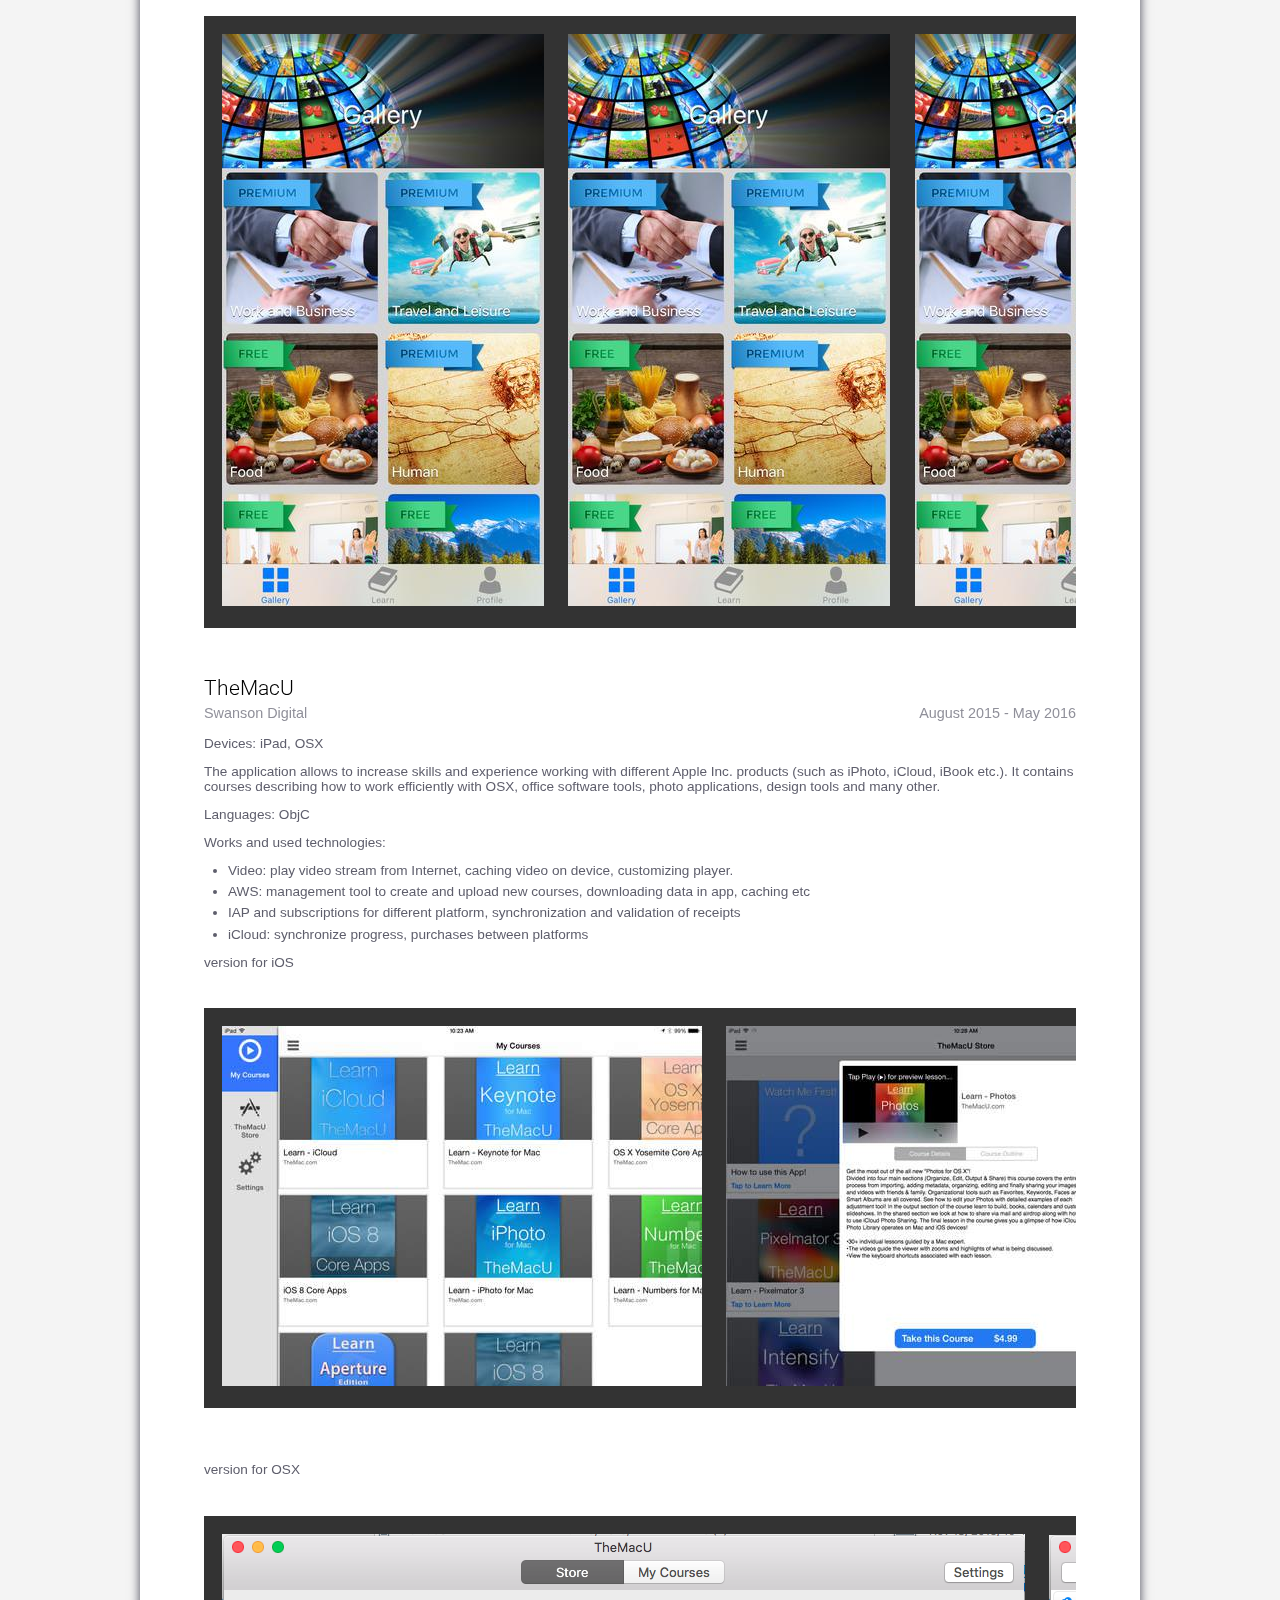
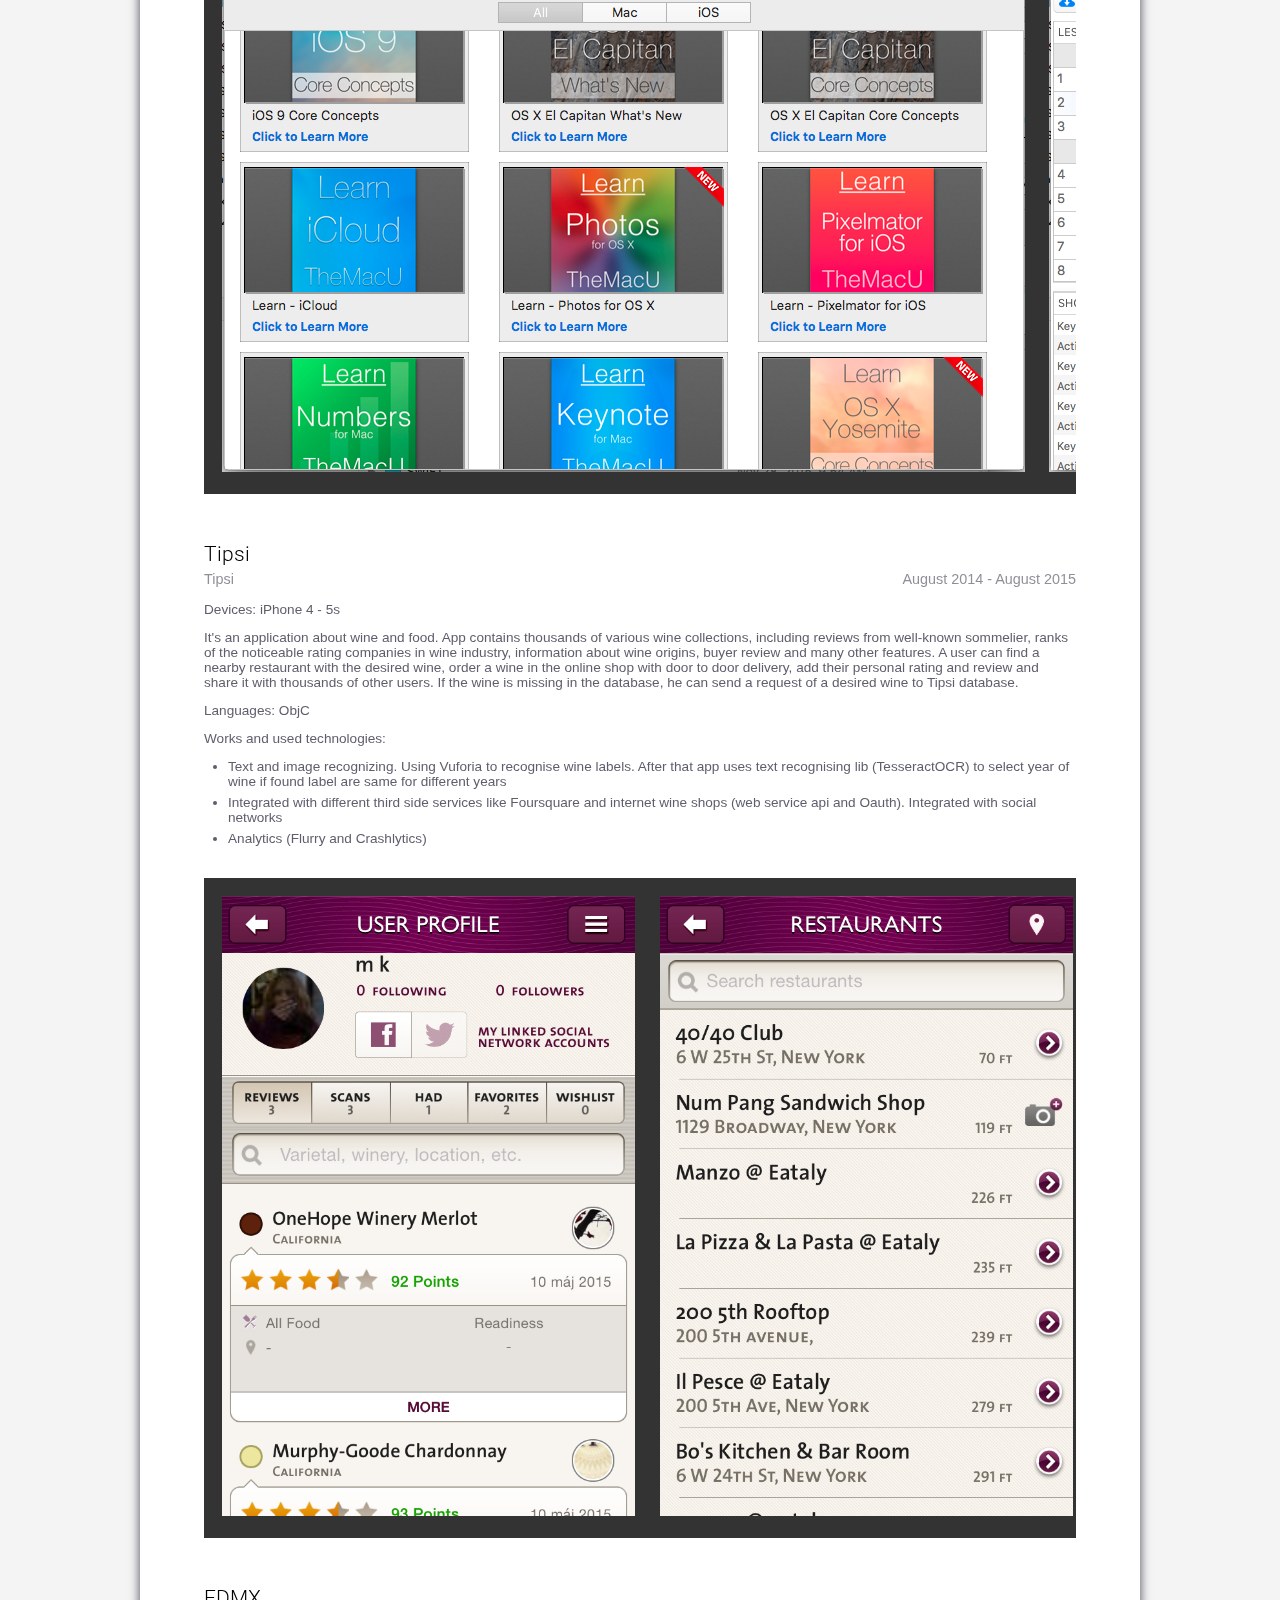
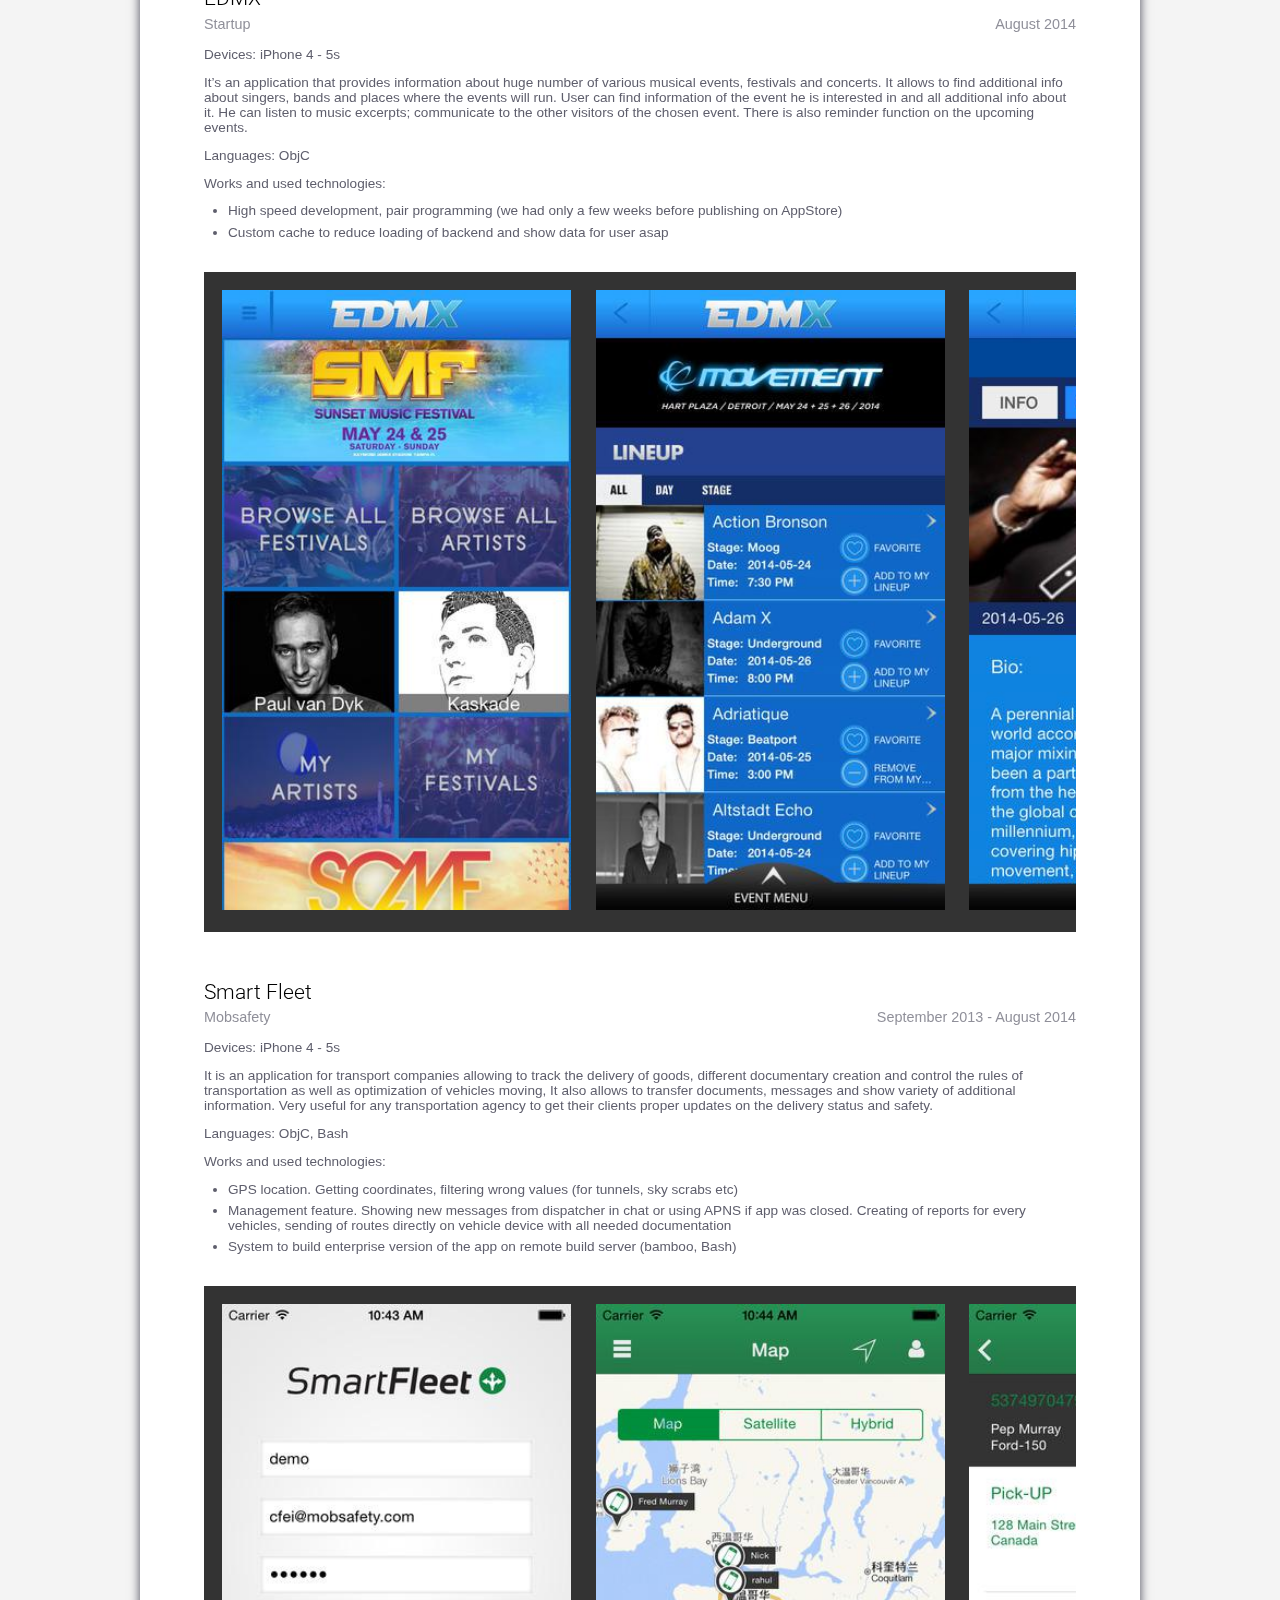
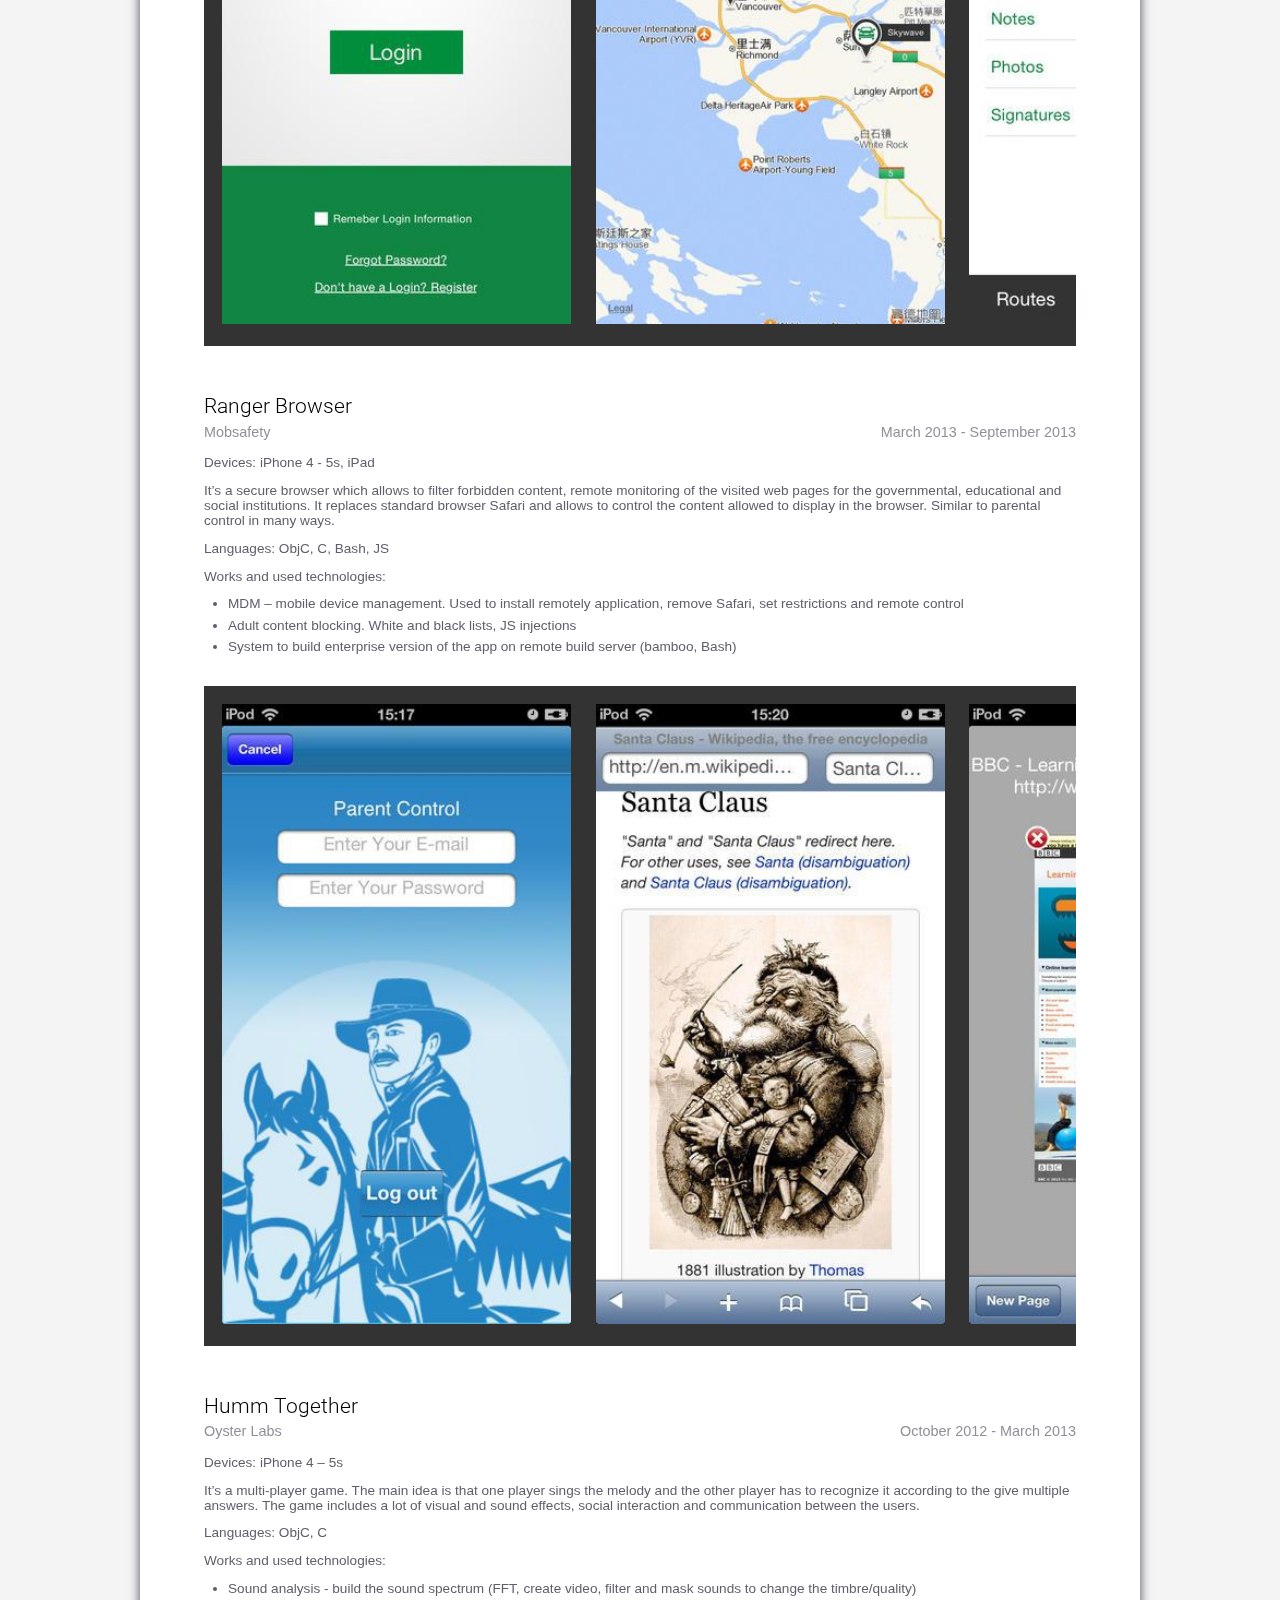
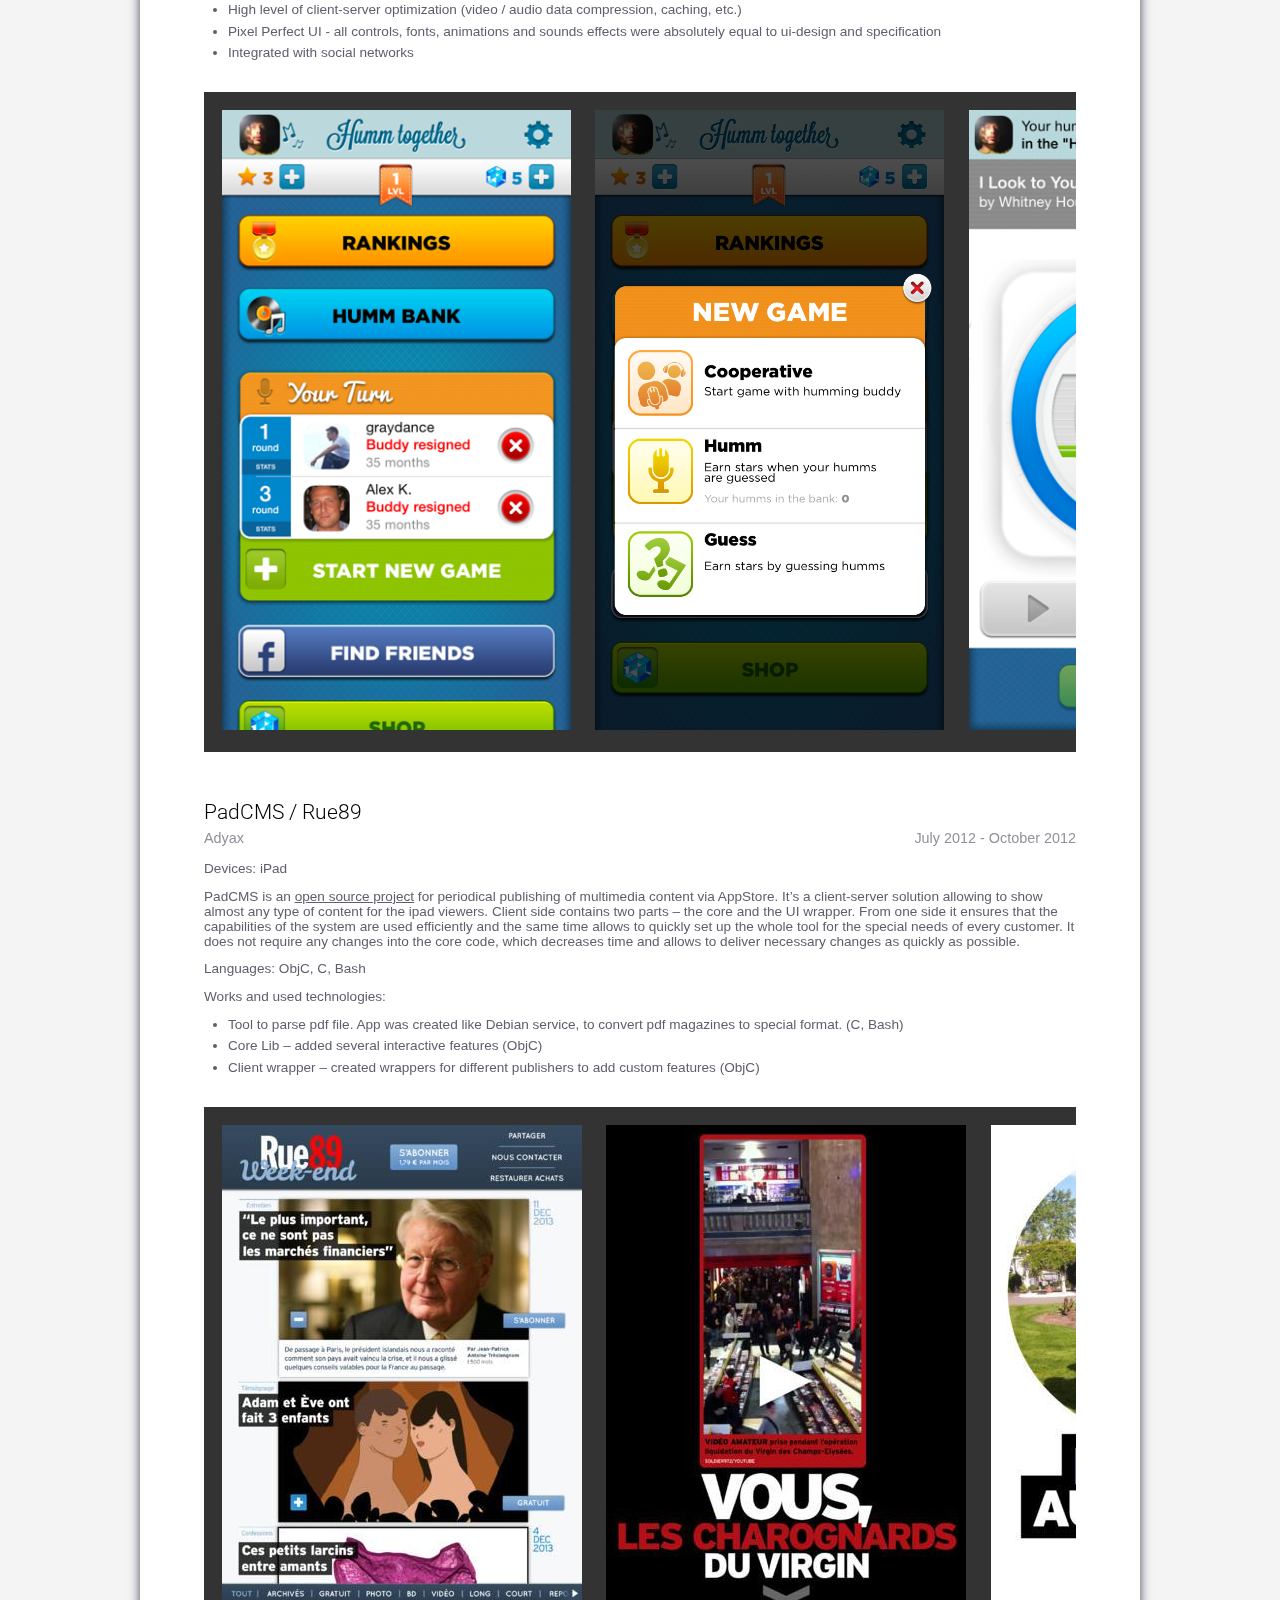
<file: portfolio.html>
<!DOCTYPE html>
<html>

<head>
    <title>Mykhailo Kotov</title>
    <meta http-equiv="Content-Type" content="text/html; charset=UTF-8">
    <meta http-equiv="Cache-Control" content="no-cache, no-store, must-revalidate"> <meta http-equiv="Pragma" content="no-cache"> <meta http-equiv="Expires" content="0">
    <link rel="shortcut icon" href="images/favicon.ico">
    <link rel="preconnect" href="https://fonts.googleapis.com">
    <link rel="preconnect" href="https://fonts.gstatic.com" crossorigin>
    <link href="https://fonts.googleapis.com/css2?family=Roboto:wght@100;300;400;500;700&display=swap" rel="stylesheet">
    <link rel="stylesheet" type="text/css" href="css/main.css">
</head>

<body>
    <div class="page portfolio_page">
        <div class="container experience">
            <h2>Portfolio</h2>
            <ul>
                <li id="ultradian">
                    <h3>Ultradian</h3>
                    <p class="subtitle"> <span class="company">Ultradian</span> <span class="time">Oct 2024 -
                            Now</span></p>
                    <p><b>Devices:</b> iPhone</p>
                    <p>A productivity app that connects to Apple Health to analyze biometric data and predict daily ultradian rhythms. It helps users optimize their schedules by recommending peak times for high-energy tasks and ideal moments for rest, promoting balanced productivity and well-being.</p>
                    <p><b>Languages:</b> Swift</p>
                    <p><b>Works and used technologies:</b></p>
                    <ul>
                        <li>I am developing a high-quality iOS application from the ground up, using SwiftUI, Combine, and Clean Architecture to ensure scalability, maintainability, and a seamless user experience.</li>
                        <li>I was responsible for building and integrating complex algorithms and connecting the app to Apple Health, providing users with valuable health insights.</li>
                        <li>Additionally, I utilized frameworks like Supabase to manage real-time data storage and ensure efficient backend operations.</li>
                        <li>Throughout the project, I focused on delivering a robust and performance-driven solution, contributing to the app’s successful launch and growth.</li>
                    </ul>
                    <div class="scroll-container">
                        <img src="images/Ultradian/ultra_01.png" alt="Ramping up" width="320">
                        <img src="images/Ultradian/ultra_02.png" alt="Peak" width="320">
                        <img src="images/Ultradian/ultra_03.png" alt="Winding down" width="320">
                        <img src="images/Ultradian/ultra_04.png" alt="Rest" width="320">
                    </div>
                </li>
                <li id="olx_mobile">
                    <h3>OLX</h3>
                    <p class="subtitle"> <span class="company">OLX Group</span> <span class="time">Dec 2023 -
                            Apr 2024</span></p>
                    <p><b>Devices:</b> iPhone</p>
                    <p>The OLX marketplace is a platform for buying and selling services and goods such as electronics, fashion items, furniture, household goods, cars and bikes.</p>
                    <p><b>Languages:</b> Swift</p>
                    <p><b>Works and used technologies:</b></p>
                    <ul>
                        <li>Developed a step-by-step business information update module.</li>
                        <li>Created several CocoaPods using Swift, SwiftUI, Combine to implement REST API, UI and business logic</li>
                        <li>Integrated internal localization and brand systems, feature toggles, analytics</li>
                        <li>Implemented unit tests for API, models, and validators.</li>
                    </ul>
                    <div class="scroll-container">
                        <img src="images/OLX/olx_1.png" alt="Omnibus popup" width="320">
                        <img src="images/OLX/olx_2.png" alt="Type of the business" width="320">
                        <img src="images/OLX/olx_3.png" alt="Contact data" width="320">
                        <img src="images/OLX/olx_4.png" alt="VAT, address and other company data" width="320">
                    </div>
                </li>
                <li id="conversations">
                    <h3>Conversations</h3>
                    <p class="subtitle"> <span class="company">Infobip</span> <span class="time">August 2020 -
                            May 2023</span></p>
                    <p><b>Devices:</b> iPhone</p>
                    <p>Infobip Conversations app is an intuitive and scalable mobile cloud contact center solution
                        suitable for remote work, part-time support, and after-hour scenarios.</p>
                    <p><b>Languages:</b> Swift, Bash, Python</p>
                    <p><b>Works and used technologies:</b></p>
                    <ul>
                        <li>Implemented and updated Conversations app features</li>
                        <li>Monitored test coverage and added new tests if necessary</li>
                        <li>Set up Jenkins, Fastlane and additional scripts and services for CI/CD</li>
                        <li>Regulary refactored source code, updated dependencies</li>
                        <li>Customized rules for swiftlint</li>
                        <li>Added code generation using Python and Bash scripts for storyboards, strings and
                            localization support</li>
                    </ul>
                    <div class="scroll-container">
                        <img src="images/Conversations/conv_001.png" alt="Conversations" width="320">
                        <img src="images/Conversations/conv_002.png" alt="Conversations" width="320">
                        <img src="images/Conversations/conv_003.png" alt="Conversations" width="320">
                    </div>
                </li>
                <li id="boon">
                    <h3>boon and boon.PLANET</h3>
                    <p class="subtitle"> <span class="company">Wirecard</span> <span class="time">June 2019 -
                            August 2020</span></p>
                    <p><b>Devices:</b> iPhone, iWatch</p>
                    <p>boon.PLANET is a bank on the smartphone. You can do such banking actions as payments, transfers,
                        checking balances etc. wherever you are, quickly and securely, right from your device.</p>
                    <p><b>Languages:</b> Swift, Bash, Ruby</p>
                    <p><b>Works and used technologies:</b></p>
                    <ul>
                        <li>Implemented new features for Boon Family projects</li>
                        <li>Updated and supported CI/CD scripts using Jenkins, Fastlane, Ruby, and Bash</li>
                        <li>Addressed bug fixes</li>
                        <li>Performed code refactoring</li>
                        <li>Conducted UI and unit testing</li>
                    </ul>
                    <div class="scroll-container">
                        <img src="images/BoonPlanet/bp_001.png" alt="boon.PLANET" width="320">
                        <img src="images/BoonPlanet/bp_002.png" alt="boon.PLANET" width="320">
                        <img src="images/BoonPlanet/bp_003.png" alt="boon.PLANET" width="320">
                        <img src="images/BoonPlanet/bp_004.png" alt="boon.PLANET" width="320">
                    </div>
                </li>
                <li id="invitly">
                    <h3>Invitly</h3>
                    <p class="subtitle"> <span class="company">Invitly</span> <span class="time">April 2018 -
                            May 2019</span></p>
                    <p><b>Devices:</b> iPhone 5-X</p>
                    <p>The app to accept invites to meet professionals for a drink or meal or to create such
                        invitations. Using LinkedIn account data it help to find interesting events or persons. Also
                        user can use extended account for more flexible setting of events.</p>
                    <p><b>Languages:</b> Swift, Bash (to use Swagger Code Generator)</p>
                    <p><b>Works and used technologies:</b></p>
                    <ul>
                        <li>Integrated with LinkedIn and Google API, Swagger (API) and Crashlytics</li>
                        <li>Implemented internal chat with different types of messages</li>
                        <li>Developed a lot of custom controls with animation and effects</li>
                        <li>Other features (the app was created from base project and around 80% of useful features were
                            added by my team)</li>
                    </ul>
                    <div class="scroll-container">
                        <img src="images/Invitly/in_001.png" alt="Invitly" width="320">
                        <img src="images/Invitly/in_002.png" alt="Invitly" width="320">
                        <img src="images/Invitly/in_003.png" alt="Invitly" width="320">
                        <img src="images/Invitly/in_004.png" alt="Invitly" width="320">
                        <img src="images/Invitly/in_005.png" alt="Invitly" width="320">
                    </div>
                </li>
                <li id="curogram">
                    <h3>Curogram</h3>
                    <p class="subtitle"> <span class="company">Curogram</span> <span class="time">June 2017 -
                            April 2018</span></p>
                    <p><b>Devices:</b> iPhone 4s-X</p>
                    <p>Curogram is an instant messenger service for patients and health care providers to share
                        sensitive medical information</p>
                    <p><b>Languages:</b> Swift</p>
                    <p><b>Works and used technologies:</b></p>
                    <ul>
                        <li>Developed and added an extension for rendering svg files inside the application at runtime
                            with caching of results</li>
                        <li>Created from scratch a flexible chat with different types of messages</li>
                        <li>Monitored application productivity. Optimized the code of various algorithms to reduce
                            resource consumption</li>
                        <li>Improved the User Interface in accordance with the requirements of the designer and
                            specifications</li>
                    </ul>
                    <p>App for patients</p>
                    <div class="scroll-container">
                        <img src="images/CurogramPatient/000.jpg" alt="Curogram Patient">
                        <img src="images/CurogramPatient/001.jpg" alt="Curogram Patient">
                        <img src="images/CurogramPatient/002.jpg" alt="Curogram Patient">
                        <img src="images/CurogramPatient/003.jpg" alt="Curogram Patient">
                    </div>
                    <p>App for providers</p>
                    <div class="scroll-container">
                        <img src="images/CurogramProvider/000.png" alt="Curogram Provider">
                        <img src="images/CurogramProvider/001.png" alt="Curogram Provider">
                        <img src="images/CurogramProvider/002.png" alt="Curogram Provider">
                        <img src="images/CurogramProvider/003.png" alt="Curogram Provider">
                        <img src="images/CurogramProvider/004.jpg" alt="Curogram Provider">
                    </div>
                </li>
                <li id="donut">
                    <h3>Donut Logs</h3>
                    <p class="subtitle"> <span class="company">Donut Logs</span> <span class="time">May 2016 -
                            May 2017</span></p>
                    <p><b>Devices:</b> iPhone 4-7, iPad</p>
                    <p>The app is the modern management assistant for QSR Stores. It shows when critical store operation
                        tasks are complete or can alert when the task becomes overdue. App was designed to support a top
                        donut chain, but can easily be configured for any other QSR.</p>
                    <p><b>Languages:</b>ObjC, Swift</p>
                    <p><b>Works and used technologies:</b></p>
                    <ul>
                        <li>Integrated to application two types of subscriptions: IAP and PayPal payments. Resolved
                            issues with payments</li>
                        <li>Added push notifications for managing tasks, sending messages and tasks to employees, and
                            reporting problems.</li>
                        <li>Added Localization</li>
                        <li>CoreData. App uses it to store all data offline and syncs all the changes in the database
                            when a user gets online (ex. if he goes to place without Internet or local server). It
                            contains feature to solve collisions when a user comes back to online or if several users
                            make changes in the same task.</li>
                        <li>Implemented Network using Rest API for common data and Sockets to chat and urgent changes in
                            tasks (because APNS sometimes delays the data processing)</li>
                    </ul>
                    <div class="scroll-container">
                        <img src="images/DonutLogs/IMG_3620.PNG" alt="Donut Logs" height="480">
                        <img src="images/DonutLogs/IMG_3621.PNG" alt="Donut Logs" height="480">
                        <img src="images/DonutLogs/IMG_3623.PNG" alt="Donut Logs" height="480">
                        <img src="images/DonutLogs/IMG_3624.PNG" alt="Donut Logs" height="480">
                        <img src="images/DonutLogs/IMG_3625.PNG" alt="Donut Logs" height="480">
                    </div>
                </li>
                <li>
                    <h3>Mneme Artikel</h3>
                    <p class="subtitle"> <span class="company">Startup</span> <span class="time">May 2016</span></p>
                    <p><b>Devices:</b> iPhone 4-6s</p>
                    <p>This Application helps everybody who studies German to resolve issues dealing with articles.
                        The app has a dictionary containing thousands of German nouns categorized by subject: 'At work',
                        ‘Travel’, 'Animals', 'Accommodation', 'Nature' and much more.</p>
                    <p><b>Languages:</b> Swift</p>
                    <p><b>Works and used technologies:</b></p>
                    <ul>
                        <li>Created method for learning of articles</li>
                        <li>Added localization to update UI immediately without app re-launching</li>
                        <li>Used IAP to buy premium account</li>
                        <li>Speed: the application was finished and reviewed on Appstore during three weeks</li>
                    </ul>
                    <div class="scroll-container">
                        <img src="images/MnemeArtikle/MA_001.jpg" alt="Mneme Artikel">
                        <img src="images/MnemeArtikle/MA_001.jpg" alt="Mneme Artikel">
                        <img src="images/MnemeArtikle/MA_001.jpg" alt="Mneme Artikel">
                    </div>
                </li>
                <li id="swanson">
                    <h3>TheMacU</h3>
                    <p class="subtitle"> <span class="company">Swanson Digital</span> <span class="time">August
                            2015 - May 2016</span></p>
                    <p><b>Devices:</b> iPad, OSX</p>
                    <p>The application allows to increase skills and experience working with different Apple Inc.
                        products (such as iPhoto, iCloud, iBook etc.). It contains courses describing how to work
                        efficiently with OSX, office software tools, photo applications, design tools and many other.
                    </p>
                    <p><b>Languages:</b> ObjC</p>
                    <p><b>Works and used technologies:</b></p>
                    <ul>
                        <li>Video: play video stream from Internet, caching video on device, customizing player.</li>
                        <li>AWS: management tool to create and upload new courses, downloading data in app, caching etc
                        </li>
                        <li>IAP and subscriptions for different platform, synchronization and validation of receipts
                        </li>
                        <li>iCloud: synchronize progress, purchases between platforms</li>
                    </ul>
                    <p>version for iOS</p>
                    <div class="scroll-container">
                        <img src="images/TheMacU/TMU_IOS_001.jpg" alt="TheMacU">
                        <img src="images/TheMacU/TMU_IOS_002.jpg" alt="TheMacU">
                        <img src="images/TheMacU/TMU_IOS_003.jpg" alt="TheMacU">
                        <img src="images/TheMacU/TMU_IOS_004.jpg" alt="TheMacU">
                    </div>
                    <p>version for OSX</p>
                    <div class="scroll-container">
                        <img src="images/TheMacU/TMU_OSX_001.png" alt="TheMacU">
                        <img src="images/TheMacU/TMU_OSX_002.png" alt="TheMacU">
                    </div>
                </li>
                <li id="tipsi">

                    <h3>Tipsi</h3>
                    <p class="subtitle"> <span class="company">Tipsi</span> <span class="time">August 2014 -
                            August 2015</span></p>
                    <p><b>Devices:</b> iPhone 4 - 5s</p>
                    <p>It's an application about wine and food. App contains thousands of various wine collections,
                        including reviews from well-known sommelier, ranks of the noticeable rating companies in wine
                        industry, information about wine origins, buyer review and many other features. A user can find
                        a nearby restaurant with the desired wine, order a wine in the online shop with door to door
                        delivery, add their personal rating and review and share it with thousands of other users. If
                        the wine is missing in the database, he can send a request of a desired wine to Tipsi database.
                    </p>
                    <p><b>Languages:</b> ObjC</p>
                    <p><b>Works and used technologies:</b></p>
                    <ul>
                        <li>Text and image recognizing. Using Vuforia to recognise wine labels. After that app uses text
                            recognising lib (TesseractOCR) to select year of wine if found label are same for different
                            years</li>
                        <li>Integrated with different third side services like Foursquare and internet wine shops (web
                            service api and Oauth). Integrated with social networks</li>
                        <li>Analytics (Flurry and Crashlytics)</li>
                    </ul>
                    <div class="scroll-container">
                        <img src="images/Tipsi/tipsi_001.png" alt="Tipsi" height="640">
                        <img src="images/Tipsi/tipsi_002.png" alt="Tipsi" height="640">
                        <img src="images/Tipsi/tipsi_003.png" alt="Tipsi" height="640">
                        <img src="images/Tipsi/tipsi_004.png" alt="Tipsi" height="640">
                        <img src="images/Tipsi/tipsi_005.png" alt="Tipsi" height="640">
                        <img src="images/Tipsi/tipsi_006.png" alt="Tipsi" height="640">
                    </div>
                </li>
                <li>

                    <h3>EDMX</h3>
                    <p class="subtitle"> <span class="company">Startup</span> <span class="time">August 2014</span></p>
                    <p><b>Devices:</b> iPhone 4 - 5s</p>
                    <p>It’s an application that provides information about huge number of various musical events,
                        festivals and concerts. It allows to find additional info about singers, bands and places where
                        the events will run. User can find information of the event he is interested in and all
                        additional info about it. He can listen to music excerpts; communicate to the other visitors of
                        the chosen event. There is also reminder function on the upcoming events.
                    </p>
                    <p><b>Languages:</b> ObjC</p>
                    <p><b>Works and used technologies:</b></p>
                    <ul>
                        <li>High speed development, pair programming (we had only a few weeks before publishing on
                            AppStore)</li>
                        <li>Custom cache to reduce loading of backend and show data for user asap</li>
                    </ul>
                    <div class="scroll-container">
                        <img src="images/EDMX/EDMX_001.jpg" alt="EDMX" height="640">
                        <img src="images/EDMX/EDMX_002.jpg" alt="EDMX" height="640">
                        <img src="images/EDMX/EDMX_003.jpg" alt="EDMX" height="640">
                    </div>
                </li>
                <li id="mobsafety">

                    <h3>Smart Fleet</h3>
                    <p class="subtitle"> <span class="company">Mobsafety</span> <span class="time">September 2013 -
                            August 2014</span></p>
                    <p><b>Devices:</b> iPhone 4 - 5s</p>
                    <p>It is an application for transport companies allowing to track the delivery of goods, different
                        documentary creation and control the rules of transportation as well as optimization of vehicles
                        moving, It also allows to transfer documents, messages and show variety of additional
                        information. Very useful for any transportation agency to get their clients proper updates on
                        the delivery status and safety.
                    </p>
                    <p><b>Languages:</b> ObjC, Bash</p>
                    <p><b>Works and used technologies:</b></p>
                    <ul>
                        <li>GPS location. Getting coordinates, filtering wrong values (for tunnels, sky scrabs etc)</li>
                        <li>Management feature. Showing new messages from dispatcher in chat or using APNS if app was
                            closed. Creating of reports for every vehicles, sending of routes directly on vehicle device
                            with all needed documentation</li>
                        <li>System to build enterprise version of the app on remote build server (bamboo, Bash)</li>
                    </ul>
                    <div class="scroll-container">
                        <img src="images/SmartFleet/SF_001.jpg" alt="Smart Fleet" height="640">
                        <img src="images/SmartFleet/SF_002.jpg" alt="Smart Fleet" height="640">
                        <img src="images/SmartFleet/SF_003.jpg" alt="Smart Fleet" height="640">
                    </div>
                </li>
                <li>

                    <h3>Ranger Browser</h3>
                    <p class="subtitle"> <span class="company">Mobsafety</span> <span class="time">Marсh 2013 -
                            September 2013</span></p>
                    <p><b>Devices:</b> iPhone 4 - 5s, iPad</p>
                    <p>It’s a secure browser which allows to filter forbidden content, remote monitoring of the
                        visited web pages for the governmental, educational and social institutions. It replaces
                        standard browser Safari and allows to control the content allowed to display in the browser.
                        Similar to parental control in many ways.</p>
                    <p><b>Languages:</b> ObjC, C, Bash, JS</p>
                    <p><b>Works and used technologies:</b></p>
                    <ul>
                        <li>MDM – mobile device management. Used to install remotely application, remove Safari, set
                            restrictions and remote control</li>
                        <li>Adult content blocking. White and black lists, JS injections</li>
                        <li>System to build enterprise version of the app on remote build server (bamboo, Bash)</li>
                    </ul>
                    <div class="scroll-container">
                        <img src="images/RangerBrowser/RB_001.jpg" alt="Ranger Browser" height="640">
                        <img src="images/RangerBrowser/RB_002.jpg" alt="Ranger Browser" height="640">
                        <img src="images/RangerBrowser/RB_003.jpg" alt="Ranger Browser" height="640">
                    </div>
                </li>
                <li id="adyax_olabs">
                    <h3>Humm Together</h3>
                    <p class="subtitle"> <span class="company">Oyster Labs</span> <span class="time">October 2012 -
                            Marсh 2013</span></p>
                    <p><b>Devices:</b> iPhone 4 – 5s</p>
                    <p>It’s a multi-player game. The main idea is that one player sings the melody and the other
                        player has to recognize it according to the give multiple answers. The game includes a lot
                        of visual and sound effects, social interaction and communication between the users.</p>
                    <p><b>Languages:</b> ObjC, C</p>
                    <p><b>Works and used technologies:</b></p>
                    <ul>
                        <li>Sound analysis - build the sound spectrum (FFT, create video, filter and mask sounds to
                            change the timbre/quality)</li>
                        <li>High level of client-server optimization (video / audio data compression, caching, etc.)
                        </li>
                        <li>Pixel Perfect UI - all controls, fonts, animations and sounds effects were absolutely
                            equal to ui-design and specification</li>
                        <li>Integrated with social networks</li>
                    </ul>
                    <div class="scroll-container">
                        <img src="images/HummTogether/HT_001.png" alt="Humm Together" height="640">
                        <img src="images/HummTogether/HT_002.png" alt="Humm Together" height="640">
                        <img src="images/HummTogether/HT_003.png" alt="Humm Together" height="640">
                    </div>
                </li>
                <li width="600">
                    <h3>PadCMS / Rue89</h3>
                    <p class="subtitle"> <span class="company">Adyax</span> <span class="time">July
                            2012 - October 2012</span></p>
                    <p><b>Devices:</b> iPad</p>
                    <p>PadCMS is an <a href="https://github.com/padcms">open source project</a> for periodical
                        publishing of multimedia content via
                        AppStore. It’s a client-server solution allowing to show almost any type of content for the
                        ipad viewers. Client side contains two parts – the core and the UI wrapper. From one side it
                        ensures that the capabilities of the system are used efficiently and the same time allows to
                        quickly set up the whole tool for the special needs of every customer. It does not require
                        any changes into the core code, which decreases time and allows to deliver necessary changes
                        as quickly as possible.</p>
                    <p><b>Languages:</b> ObjC, C, Bash</p>
                    <p><b>Works and used technologies:</b></p>
                    <ul>
                        <li>Tool to parse pdf file. App was created like Debian service, to convert pdf magazines to
                            special format. (C, Bash)</li>
                        <li>Core Lib – added several interactive features (ObjC)</li>
                        <li>Client wrapper – created wrappers for different publishers to add custom features (ObjC)
                        </li>
                    </ul>

                    <div class="scroll-container">
                        <img src="images/Rue89/rue89_01.jpg" alt="Rue89">
                        <img src="images/Rue89/rue89_02.jpg" alt="Rue89">
                        <img src="images/Rue89/rue89_03.jpg" alt="Rue89">
                    </div>

                </li>

                <li hidden>
                    <h3>Pixelstick</h3>
                    <p class="subtitle"> <span class="company">Plum Amazing</span> <span class="time">September
                            2010 - July 2012</span></p>
                    <img src="images/Pixelstick/screen800x500.jpeg" alt="Pixelstick">
                    <img src="images/Pixelstick/screen800x500-2.jpeg" alt="Pixelstick">
                </li>
            </ul>
        </div>
    </div>
</body>

</html>
</file>
<file: css/print.css>
/* General styles for printing */
    .screenonly {
        display: none;
    }

    /* Ensure content is well-aligned and readable */
    .content {
        width: 100%;
        margin: 0;
        padding: 0;
    }

    /* Enhance readability of text */
    h1, h2, h3 {
        color: #000;
        page-break-after: avoid;
        break-after: avoid;
        font-family: 'Roboto', sans-serif;
    }

    h1 {
        font-size: 2rem;
        margin-bottom: 0.5rem;
        font-weight: 500;
    }

    h2 {
        text-transform: uppercase;
        font-weight: 500;
        font-size: 1.1rem;
        padding-top: 10px;
        margin: 0;
    }

    /* p, li {
        font-size: 10pt;
        line-height: 1.4;
    } */

    .contacts {
        display: flex;
        justify-content: space-between;
        page-break-before: avoid;
        page-break-inside: avoid;
        page-break-after: avoid;        break-before: avoid;
        break-inside: avoid;
        break-after: avoid;
    }

    .contacts .subtitle {
        margin: 0;
    }

    .contacts_main {
        width: 70%;
    }

    .contacts_secondary {
        width: 30%;
        margin-left: 20pt;
    }

    .contacts li, .container li {
        list-style-type: none;
    }

    .contacts ul {
        padding: 0pt;
    }

    .contacts li {
        margin: 0pt;
        padding: 0pt;
        line-height: 0.7;
    }

    .contacts li>p {
        margin: 6pt 0pt;
    }

    .main {
        display: inline-flex;
        page-break-before: avoid;
        break-before: avoid;
    }

    .column_left {
        width: 70%;
    }

    .column_right {
        width: 30%;
        margin-left: 20pt;
    }

    .container {
        font-size: 10pt;
    }

    .container ul {
        padding-left: 0pt;
    }

    .container ul>li {
        font-weight: 400;
        font-size: 10pt;
        color: #000;
    }

    .container>ul>li p {
        font-weight: 300;
    }
    
    .container .description {
        font-weight: 400;
    }

    .experience .top_space {
        margin-top: 20pt;
        page-break-after: auto;
        break-after: auto;
    }

    .experience, .experience ul>li {
        font-size: 12pt;
    }

    .experience li>ul>li {
        margin-left: 20pt;
        list-style-type: disc;
        page-break-after: auto;
        break-after: auto;
    }
    /* ABOUT ME*/
    .aboutme .description {
        margin-left: 0pt;
        font-size: 12pt;
    }

    /* EXPERIENCE */
    .experience .position {
        display: block;
        font-weight: 500;
        font-family: 'Roboto', sans-serif;
    }
    
    .experience .subtitle {
        display: block;
        height: 10pt;
        line-height: 1px;
        font-size: 10pt;
        margin-bottom: 0px;
    }
    
    .experience .company {
        font-style: italic;
        font-weight: 300;
        float: left;
        font-family: 'Roboto', sans-serif;

    }

    .experience .time {
        font-style: italic;
        font-weight: 300;
        float: right;
        font-family: 'Roboto', sans-serif;
    }

    .flex_cont {
        display: flex;
    }

    .flex_cont .position{
        display: flex;
        line-height: 10px;
        height: 10pt;
        padding-right: 4pt ;
    }

    .flex_cont .subtitle{
        flex-grow: 100;
        line-height: 10px;
        height: 10px;
    }

    .education .time {
        font-style: italic;
        font-weight: 300;
        font-family: 'Roboto', sans-serif;
    }

    .education .university {
        font-weight: 700;
        color: black;
    }

    /* Ensure proper spacing and avoid page breaks within sections */
    .section {
        page-break-inside: avoid;
        padding: 10px 0;
    }

    /* Images should fit within the printed page */
    img {
        max-width: 100%;
        height: auto;
        page-break-inside: avoid;
    }

    /* Remove margins and paddings to use the full width of the page */
    .container {
        width: 100%;
        padding: 0;
        margin: 0;
        page-break-inside: avoid;
        break-inside: avoid;
    }

    a {
        width: 100%;
        color: #000;
        text-decoration: none;
    }

    hr {
        border: 1px dashed #000;
        border-style: none none dashed; 
        color: #fff; 
        background-color: #fff;
    }

    .experience {
        page-break-before: auto;
        break-before: auto;
    }
</file>
<file: css/main.css>
* {
    padding: 0;
    margin: 0;
    box-sizing: border-box;
    font-family: sans-serif;
    /* border: dashed 0.5px #ddd; */
}

.printonly {
    display: none;
}

:root {
    --primary_bg: #fff;
    --page_border_color: #454555;
    --main_bg: #f4f4f4;
    --header_color: #D6AB53;
    --contact_bg: #e3bf7433;
    --contact_btn_bg: #d6ab53;
    --contact_name_font_color: #454555;
    --contact_subtitle_font_color: #45455599;
    --list_title_color: #303040;
    --description_color: #454555dd;
    --description_weight: 200;
    --description_font_size: 0.85rem;
    --position_font_size: 1.0rem;
    --contact_btn_size_sm: 40px;
    --contact_btn_size_gr: 60px;
    --contact_btn_padding: 10px;
    --contact_user_photo_size: 16rem;
    --contact_user_photo_padding: 1.0rem;
    --experience_subtitle_size: 0.9rem;
    --max_page_size: 1000px;
}

body {
    background: var(--main_bg);
    width: 100%;
    min-width: calc(var(--contact_user_photo_size) + 2 * var(--contact_user_photo_padding));
}

hr {
    display: none;
}

.page {
    max-width: var(--max_page_size);
    width: 100%;
    margin: 0 auto;
    border: linen 0.5px var(--page_border_color);
    padding: 0rem;
    align-content: center;

    background-size: cover;
    background-position: center;
    background-repeat: repeat, no-repeat;
    -moz-box-shadow: 0 0 10px var(--page_border_color);
    -webkit-box-shadow: 0 0 10px var(--page_border_color);
    box-shadow: 0 0 10px var(--page_border_color);

    background-color: var(--primary_bg);

}

.cv_page {
    display: grid;
    grid-template-columns: auto;
}

.portfolio_page {
    display: block;
}

.container {
    width: 100%;
    margin: 1.5rem 0 1.5rem 0;
    padding: 0rem 0.8rem 0 0.8rem;
}

.contacts {
    background-color: var(--contact_bg);
    width: 100%;
    border-width: 0px;
}

.contacts_main {
    background-color: var(--contact_bg);
    padding: 1rem;
}

.contacts li {
    margin: 1.0rem;
    list-style-type: none;
    padding: 0 0 0 0rem;
}

.contacts .name {
    text-align: center;
    color: var(--contact_name_font_color);
}

.contacts .subtitle {
    text-align: center;
    color: var(--contact_subtitle_font_color);
}

.contacts a {
    display: block;
    width: 100%;
    height: var(--contact_btn_size_sm);
    color: #46273f;
}

.container li {
    margin: 0.8rem 0 1.8rem 0;
    list-style-type: none;
}

.container li>ul>li {
    list-style-type: disc;
    margin: 0.4rem 0 0.4rem 1.5rem;
    font-weight: var(--description_weight);
    font-size: var(--description_font_size);
    color: var(--description_color);
}

.container>ul>li p {
    font-weight: var(--description_weight);
    font-size: var(--description_font_size);
    color: var(--description_color);
    padding: 0.4rem 0 0.4rem 0rem;
}

.container .description {
    font-weight: var(--description_weight);
    font-size: var(--description_font_size);
    color: var(--description_color);
}

.experience .position {
    display: block;
    margin-bottom: 0.3rem;
    font-weight: 500;
    font-size: var(--position_font_size);
    color: var(--list_title_color);
}

.experience .subtitle {
    display: block;
    height: 0.9rem;
    line-height: 0.9rem;
    font-size: 0.9rem;
    margin-bottom: 1rem;
    color: var(--contact_subtitle_font_color);
}


.experience .scroll-container {
    width: 100%;
}

.experience .company {
    font-weight: 100;
    float: left;
}

.experience .time {
    font-weight: 300;
    float: right;
}

div.scroll-container {
    background-color: #333;
    overflow: auto;
    white-space: nowrap;
    padding: 8px;
    margin-top: 2rem;
    margin-bottom: 3rem;
}

div.scroll-container img {
    padding: 10px;
}

.education .university {
    font-weight: 500;
    color: black;
}

.education .time {
    font-weight: 500;
    color: var(--description_color);
}

.languages .name {
    font-weight: 500;
    color: black;
}

.tools .name {
    font-weight: 500;
    color: black;
}

.tools .items {
    font-weight: 300;
    font-weight: var(--description_weight);
    font-size: var(--description_font_size);
    color: var(--description_color);
}

header {
    padding: 1rem 0;
    box-shadow: 2px 2px 6px rgba(0, 0, 0, 0.5);
}

h1,
h2,
h3,
h4,
h5,
h6 {
    font-family: 'Roboto', sans-serif;
    /* line-height: 1.2; */
}

h1 {
    font-size: 2rem;
    margin-bottom: 0.5rem;
    font-weight: 500;
}

h2 {
    text-transform: uppercase;
    font-weight: 300;
    font-size: 1.6rem;
    padding-bottom: 10px;
    margin: 0;
    color: var(--header_color);
}

h3 {
    font-weight: 300;
    font-size: 1.3rem;
}

a {
    color: var(--description_color);
}

.profile-img {
    width: var(--contact_user_photo_size);
    height: var(--contact_user_photo_size);
    margin: 0 auto;
    margin-bottom: var(--contact_user_photo_padding);
    display: block;
    border-radius: calc(var(--contact_user_photo_size) / 2.0);
    background-size: cover;
    background-position: center;
    background-repeat: repeat, no-repeat;
    -moz-box-shadow: inset 0 0 calc(2 * var(--contact_user_photo_padding)) #636161;
    -webkit-box-shadow: inset 0 0 calc(2 * var(--contact_user_photo_padding)) #636161;
    box-shadow: inset 0 0 calc(2 * var(--contact_user_photo_padding)) #636161;
}

.github-img {
    display: none;
}

/* For social icons */

/* Style all font awesome icons */
.cnt {
    float: left;
    height: 100%;
}

.cnt p {
    margin: 0px 0px 0px 10px;
    line-height: var(--contact_btn_size_sm);
    font-weight: 200;
    color: var(--contact_subtitle_font_color);
}

.button {
    border-width: 0px;
    border-radius: calc(var(--contact_btn_size_sm) / 2.0);
    padding: var(--contact_btn_padding);
    width: var(--contact_btn_size_sm);
    height: var(--contact_btn_size_sm);
    text-decoration: none;
    background: var(--contact_btn_bg);
    color: white;
}

/* Add a hover effect if you want */
.button:hover {
    opacity: 0.7;
}

/* For mobile phones: */
@media only screen and (min-width: 700px) {
    body {
        display: inline-flex;
        padding: 2rem;
    }

    .container {
        padding: 0rem 4rem 0 4rem;
        margin: 4rem 0 4rem 0;
    }

    .contacts {
        width: calc(var(--contact_user_photo_size) + 2 * var(--contact_user_photo_padding));
        order: 2;
    }

    .main {
        order: 1;
    }

    .column_left {
        width: 100%;
    }

    .column_right {
        width: 100%;
    }

    .cv_page {
        grid-template-columns: auto calc(var(--contact_user_photo_size) + 2 * var(--contact_user_photo_padding));
    }

    .contacts li {
        margin: 0.8rem 0.8rem 0.8rem 1.6rem;
    }

    .container li {
        margin: 1rem 0 1rem 0;
    }
}

@media only screen and (min-width: 768px) {
    /* For desktop: */
}
</file>
